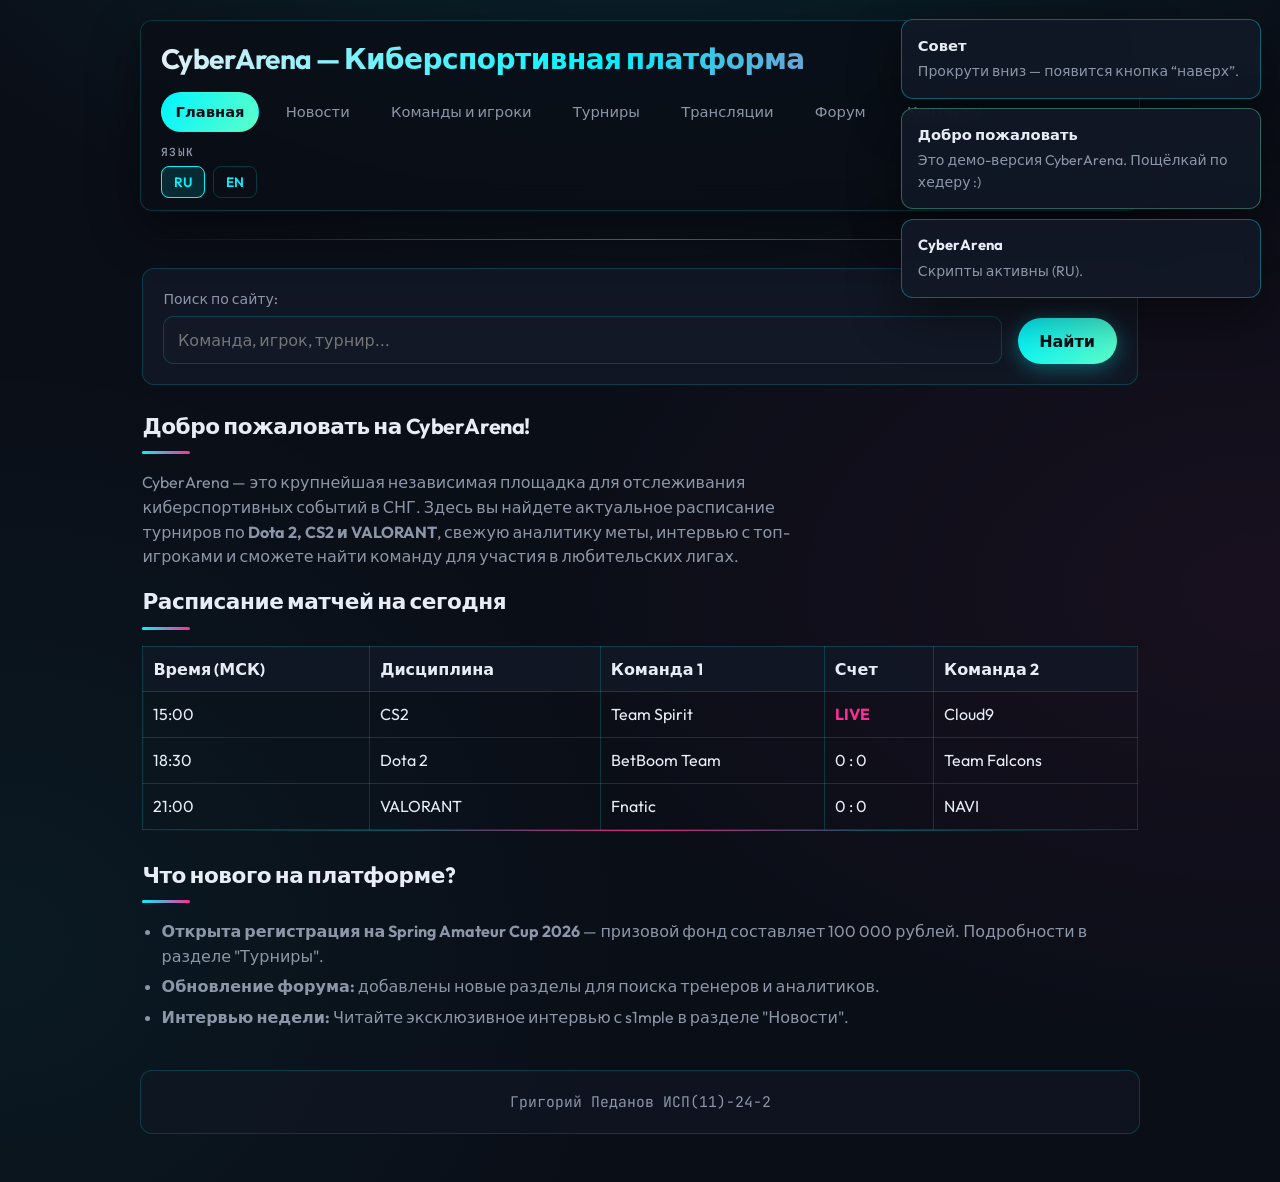
<file: index.html>
<!DOCTYPE html>
<html lang="ru">
<head>
    <meta charset="UTF-8">
    <meta name="viewport" content="width=device-width, initial-scale=1.0">
    <title>Главная | CyberArena</title>
    <link rel="preconnect" href="https://fonts.googleapis.com">
    <link rel="preconnect" href="https://fonts.gstatic.com" crossorigin>
    <link href="https://fonts.googleapis.com/css2?family=JetBrains+Mono:wght@400;600&family=Outfit:wght@400;500;600;700&display=swap" rel="stylesheet">
    <link rel="stylesheet" href="styles.css">
</head>
<body>

    <a href="#main" class="skip-link" data-i18n="skip">Перейти к контенту</a>

    <div class="site-wrap">
        <header class="site-header">
            <div class="site-header__top">
                <h1 class="site-title" data-i18n="siteTitleFull">CyberArena — Киберспортивная платформа</h1>
                
                <button class="nav-toggle" aria-expanded="false" aria-label="Открыть меню">☰</button>
                
                <nav id="site-nav" class="site-nav">
                    <ul>
                        <li><a href="index.html" aria-current="page" data-i18n="navHome">Главная</a></li>
                        <li><a href="news.html" data-i18n="navNews">Новости</a></li>
                        <li><a href="teams.html" data-i18n="navTeams">Команды и игроки</a></li>
                        <li><a href="tournaments.html" data-i18n="navTournaments">Турниры</a></li>
                        <li><a href="broadcasts.html" data-i18n="navBroadcasts">Трансляции</a></li>
                        <li><a href="forum.html" data-i18n="navForum">Форум</a></li>
                        <li><a href="contacts.html" data-i18n="navContacts">Контакты</a></li>
                    </ul>
                </nav>

                <section class="lang-bar" aria-label="Переключение языка">
                    <h2 data-i18n="langTitle">Язык</h2>
                    <ul>
                        <li><a href="#" class="js-lang" data-lang="ru" aria-current="page">RU</a></li>
                        <li><a href="#" class="js-lang" data-lang="en">EN</a></li>
                    </ul>
                </section>
            </div>
        </header>

        <hr>

        <main id="main" class="site-main">
            <section>
                <form action="#" method="get" style="max-width: 100%; display: flex; align-items: flex-end; gap: 1rem; flex-wrap: wrap;">
                    <div style="flex-grow: 1; min-width: 250px;">
                        <label for="q" data-i18n="searchLabel">Поиск по сайту:</label>
                        <input id="q" name="q" type="search" placeholder="Команда, игрок, турнир..." required />
                    </div>
                    <button type="submit" data-i18n="searchBtn">Найти</button>
                </form>
            </section>

            <br>

            <section>
                <h2 data-i18n="homeWelcomeTitle">Добро пожаловать на CyberArena!</h2>
                <p data-i18n="homeWelcomeText">CyberArena — это крупнейшая независимая площадка для отслеживания киберспортивных событий в СНГ. Здесь вы найдете актуальное расписание турниров по <strong>Dota 2, CS2 и VALORANT</strong>, свежую аналитику меты, интервью с топ-игроками и сможете найти команду для участия в любительских лигах.</p>
            </section>

            <section>
                <h2 data-i18n="homeScheduleTitle">Расписание матчей на сегодня</h2>
                <table border="1" cellpadding="10" cellspacing="0" style="width: 100%; border-color: var(--border); text-align: left; border-collapse: collapse;">
                    <thead>
                        <tr style="background: var(--bg-card);">
                            <th data-i18n="homeThTime">Время (МСК)</th>
                            <th data-i18n="homeThGame">Дисциплина</th>
                            <th data-i18n="homeThTeam1">Команда 1</th>
                            <th data-i18n="homeThScore">Счет</th>
                            <th data-i18n="homeThTeam2">Команда 2</th>
                        </tr>
                    </thead>
                    <tbody>
                        <tr>
                            <td>15:00</td>
                            <td>CS2</td>
                            <td>Team Spirit</td>
                            <td><strong style="color: var(--accent-2);">LIVE</strong></td>
                            <td>Cloud9</td>
                        </tr>
                        <tr>
                            <td>18:30</td>
                            <td>Dota 2</td>
                            <td>BetBoom Team</td>
                            <td>0 : 0</td>
                            <td>Team Falcons</td>
                        </tr>
                        <tr>
                            <td>21:00</td>
                            <td>VALORANT</td>
                            <td>Fnatic</td>
                            <td>0 : 0</td>
                            <td>NAVI</td>
                        </tr>
                    </tbody>
                </table>
            </section>

            <hr>

            <section>
                <h2 data-i18n="homeWhatsNewTitle">Что нового на платформе?</h2>
                <ul>
                    <li data-i18n="homeWhatsNewItem1"><strong>Открыта регистрация на Spring Amateur Cup 2026</strong> — призовой фонд составляет 100 000 рублей. Подробности в разделе "Турниры".</li>
                    <li data-i18n="homeWhatsNewItem2"><strong>Обновление форума:</strong> добавлены новые разделы для поиска тренеров и аналитиков.</li>
                    <li data-i18n="homeWhatsNewItem3"><strong>Интервью недели:</strong> Читайте эксклюзивное интервью с s1mple в разделе "Новости".</li>
                </ul>
            </section>
        </main>

        <footer class="site-footer">
            <p>Григорий Педанов ИСП(11)-24-2</p>
        </footer>
    </div>

    <script src="main.js"></script>
</body>
</html>
</file>
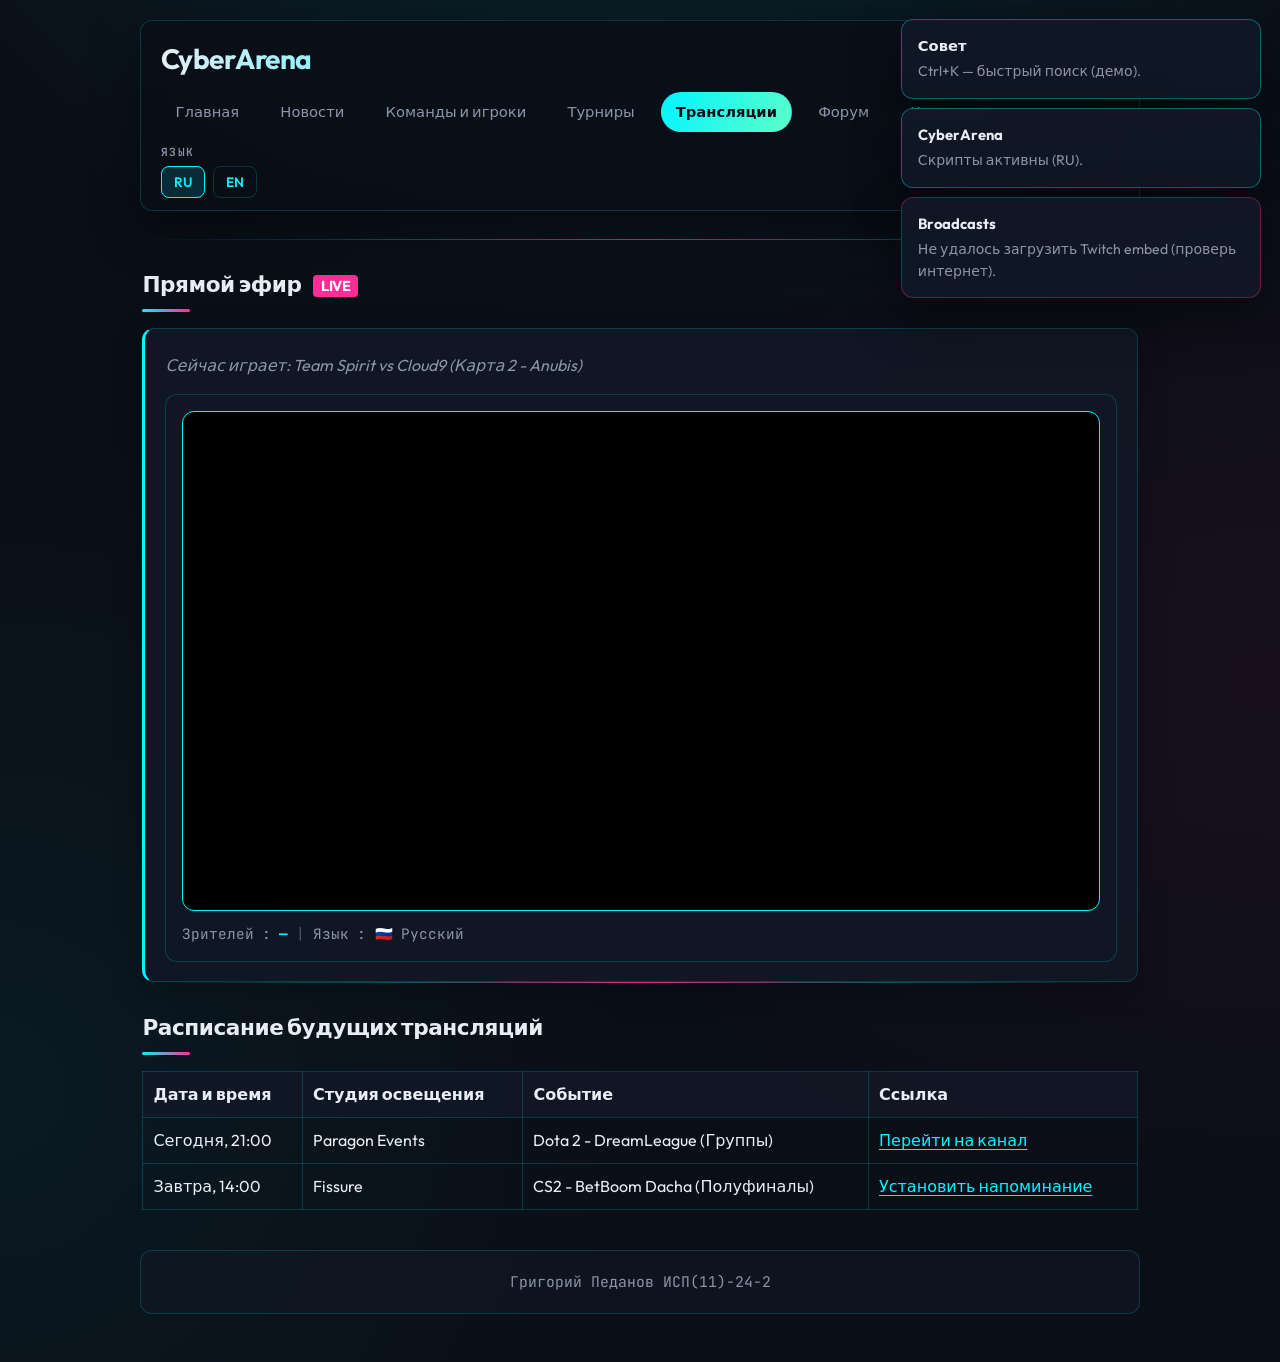
<file: broadcasts.html>
<!DOCTYPE html>
<html lang="ru">
<head>
    <meta charset="UTF-8">
    <meta name="viewport" content="width=device-width, initial-scale=1.0">
    <title>Трансляции и Стримы | CyberArena</title>
    <link rel="preconnect" href="https://fonts.googleapis.com">
    <link rel="preconnect" href="https://fonts.gstatic.com" crossorigin>
    <link href="https://fonts.googleapis.com/css2?family=JetBrains+Mono:wght@400;600&family=Outfit:wght@400;500;600;700&display=swap" rel="stylesheet">
    <link rel="stylesheet" href="styles.css">
</head>
<body>

    <a href="#main" class="skip-link" data-i18n="skip">Перейти к контенту</a>

    <div class="site-wrap">
        <header class="site-header">
            <div class="site-header__top">
                <h1 class="site-title" data-i18n="siteTitleShort">CyberArena</h1>
                
                <button class="nav-toggle" aria-expanded="false" aria-label="Открыть меню">☰</button>
                
                <nav id="site-nav" class="site-nav">
                    <ul>
                        <li><a href="index.html" data-i18n="navHome">Главная</a></li>
                        <li><a href="news.html" data-i18n="navNews">Новости</a></li>
                        <li><a href="teams.html" data-i18n="navTeams">Команды и игроки</a></li>
                        <li><a href="tournaments.html" data-i18n="navTournaments">Турниры</a></li>
                        <li><a href="broadcasts.html" aria-current="page" data-i18n="navBroadcasts">Трансляции</a></li>
                        <li><a href="forum.html" data-i18n="navForum">Форум</a></li>
                        <li><a href="contacts.html" data-i18n="navContacts">Контакты</a></li>
                    </ul>
                </nav>

                <section class="lang-bar" aria-label="Переключение языка">
                    <h2 data-i18n="langTitle">Язык</h2>
                    <ul>
                        <li><a href="#" class="js-lang" data-lang="ru" aria-current="page">RU</a></li>
                        <li><a href="#" class="js-lang" data-lang="en">EN</a></li>
                    </ul>
                </section>
            </div>
        </header>

        <hr>

        <main id="main" class="site-main">
            <section>
                <h2 data-i18n="broadcastsLiveTitle">Прямой эфир <span style="background: var(--accent-2); color: white; padding: 2px 8px; border-radius: 4px; font-size: 0.9rem; vertical-align: middle; margin-left: 0.5rem;">LIVE</span></h2>
                <article style="padding-top: 1.5rem;">
                    <p style="margin-top: 0; color: var(--text-muted);"><em data-i18n="broadcastsNowPlaying">Сейчас играет: Team Spirit vs Cloud9 (Карта 2 - Anubis)</em></p>
                    
                    <section class="twitch-widget" aria-label="Twitch трансляция">
                        <div id="twitch-embed" data-channel="eslcs" style="width: 100%; height: 500px; border-radius: 12px; overflow: hidden; border: 1px solid var(--accent); background: #000;"></div>
                        <div class="twitch-widget__meta">
                            <span data-i18n="viewersLabel">Зрителей</span>:
                            <strong class="js-twitch-viewers" style="color: var(--accent);">—</strong>
                            <span class="twitch-widget__sep">|</span>
                            <span data-i18n="langLabel">Язык</span>: 🇷🇺 <span data-i18n="langRussian">Русский</span>
                        </div>
                    </section>
                </article>
            </section>

            <hr>

            <section>
                <h2 data-i18n="broadcastsScheduleTitle">Расписание будущих трансляций</h2>
                <table border="1" cellpadding="10" cellspacing="0" style="width: 100%; border-color: var(--border); border-collapse: collapse; text-align: left;">
                    <thead>
                        <tr style="background: var(--bg-card);">
                            <th data-i18n="broadcastsThDate">Дата и время</th>
                            <th data-i18n="broadcastsThStudio">Студия освещения</th>
                            <th data-i18n="broadcastsThEvent">Событие</th>
                            <th data-i18n="broadcastsThLink">Ссылка</th>
                        </tr>
                    </thead>
                    <tbody>
    <tr>
        <td data-i18n="brdToday">Сегодня, 21:00</td>
        <td>Paragon Events</td>
        <td data-i18n="brdEvent1">Dota 2 - DreamLeague (Группы)</td>
        <td><a href="#" data-i18n="brdLinkGo">Перейти на канал</a></td>
    </tr>
    <tr>
        <td data-i18n="brdTomorrow">Завтра, 14:00</td>
        <td>Fissure</td>
        <td data-i18n="brdEvent2">CS2 - BetBoom Dacha (Полуфиналы)</td>
        <td><a href="#" data-i18n="brdLinkRemind">Установить напоминание</a></td>
    </tr>
</tbody>
                </table>
            </section>
        </main>

        <footer class="site-footer">
            <p>Григорий Педанов ИСП(11)-24-2</p>
        </footer>
    </div>

    <script src="main.js"></script>
</body>
</html>
</file>
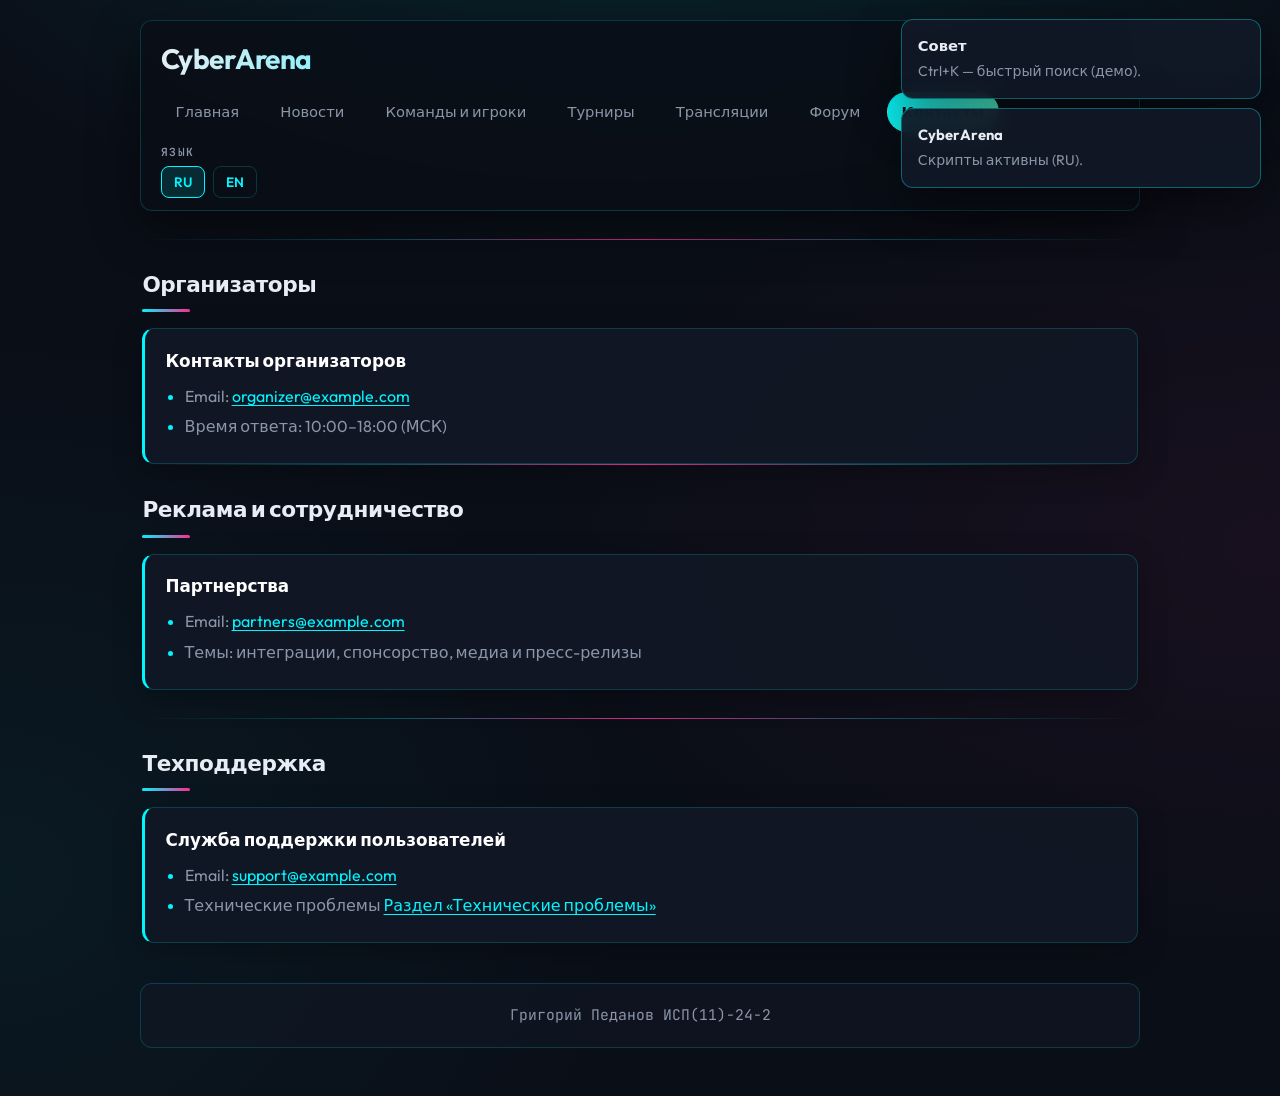
<file: contacts.html>
<!DOCTYPE html>
<html lang="ru">
<head>
    <meta charset="UTF-8">
    <meta name="viewport" content="width=device-width, initial-scale=1.0">
    <title>Контакты | CyberArena</title>
    <link rel="preconnect" href="https://fonts.googleapis.com">
    <link rel="preconnect" href="https://fonts.gstatic.com" crossorigin>
    <link href="https://fonts.googleapis.com/css2?family=JetBrains+Mono:wght@400;600&family=Outfit:wght@400;500;600;700&display=swap" rel="stylesheet">
    <link rel="stylesheet" href="styles.css">
</head>
<body>

    <a href="#main" class="skip-link" data-i18n="skip">Перейти к контенту</a>

    <div class="site-wrap">
        <header class="site-header">
            <div class="site-header__top">
                <h1 class="site-title" data-i18n="siteTitleShort">CyberArena</h1>
                
                <button class="nav-toggle" aria-expanded="false" aria-label="Открыть меню">☰</button>
                
                <nav id="site-nav" class="site-nav">
                    <ul>
                        <li><a href="index.html" data-i18n="navHome">Главная</a></li>
                        <li><a href="news.html" data-i18n="navNews">Новости</a></li>
                        <li><a href="teams.html" data-i18n="navTeams">Команды и игроки</a></li>
                        <li><a href="tournaments.html" data-i18n="navTournaments">Турниры</a></li>
                        <li><a href="broadcasts.html" data-i18n="navBroadcasts">Трансляции</a></li>
                        <li><a href="forum.html" data-i18n="navForum">Форум</a></li>
                        <li><a href="contacts.html" aria-current="page" data-i18n="navContacts">Контакты</a></li>
                    </ul>
                </nav>

                <section class="lang-bar" aria-label="Переключение языка">
                    <h2 data-i18n="langTitle">Язык</h2>
                    <ul>
                        <li><a href="#" class="js-lang" data-lang="ru" aria-current="page">RU</a></li>
                        <li><a href="#" class="js-lang" data-lang="en">EN</a></li>
                    </ul>
                </section>
            </div>
        </header>

        <hr>

        <main id="main" class="site-main">
    <section>
        <h2 data-i18n="contactOrg">Организаторы</h2>
        <article>
            <h3 data-i18n="contactOrgSub">Контакты организаторов</h3>
            <ul>
                <li>Email: <a href="mailto:organizer@example.com">organizer@example.com</a></li>
                <li data-i18n="contactTime">Время ответа: 10:00–18:00 (МСК)</li>
            </ul>
        </article>
    </section>

    <hr>

    <section>
        <h2 data-i18n="contactAds">Реклама и сотрудничество</h2>
        <article>
            <h3 data-i18n="contactAdsSub">Партнерства</h3>
            <ul>
                <li>Email: <a href="mailto:partners@example.com">partners@example.com</a></li>
                <li data-i18n="contactAdsTopics">Темы: интеграции, спонсорство, медиа и пресс-релизы</li>
            </ul>
        </article>
    </section>

    <hr>

    <section>
        <h2 data-i18n="contactTech">Техподдержка</h2>
        <article>
            <h3 data-i18n="contactTechSub">Служба поддержки пользователей</h3>
            <ul>
                <li>Email: <a href="mailto:support@example.com">support@example.com</a></li>
                <li><span data-i18n="forumCatTech">Форум поддержки:</span> <a href="forum.html" data-i18n="contactTechForum">Раздел «Технические проблемы»</a></li>
            </ul>
        </article>
    </section>
</main>

        <footer class="site-footer">
            <p>Григорий Педанов ИСП(11)-24-2</p>
        </footer>
    </div>

    <script src="main.js"></script>
</body>
</html>
</file>
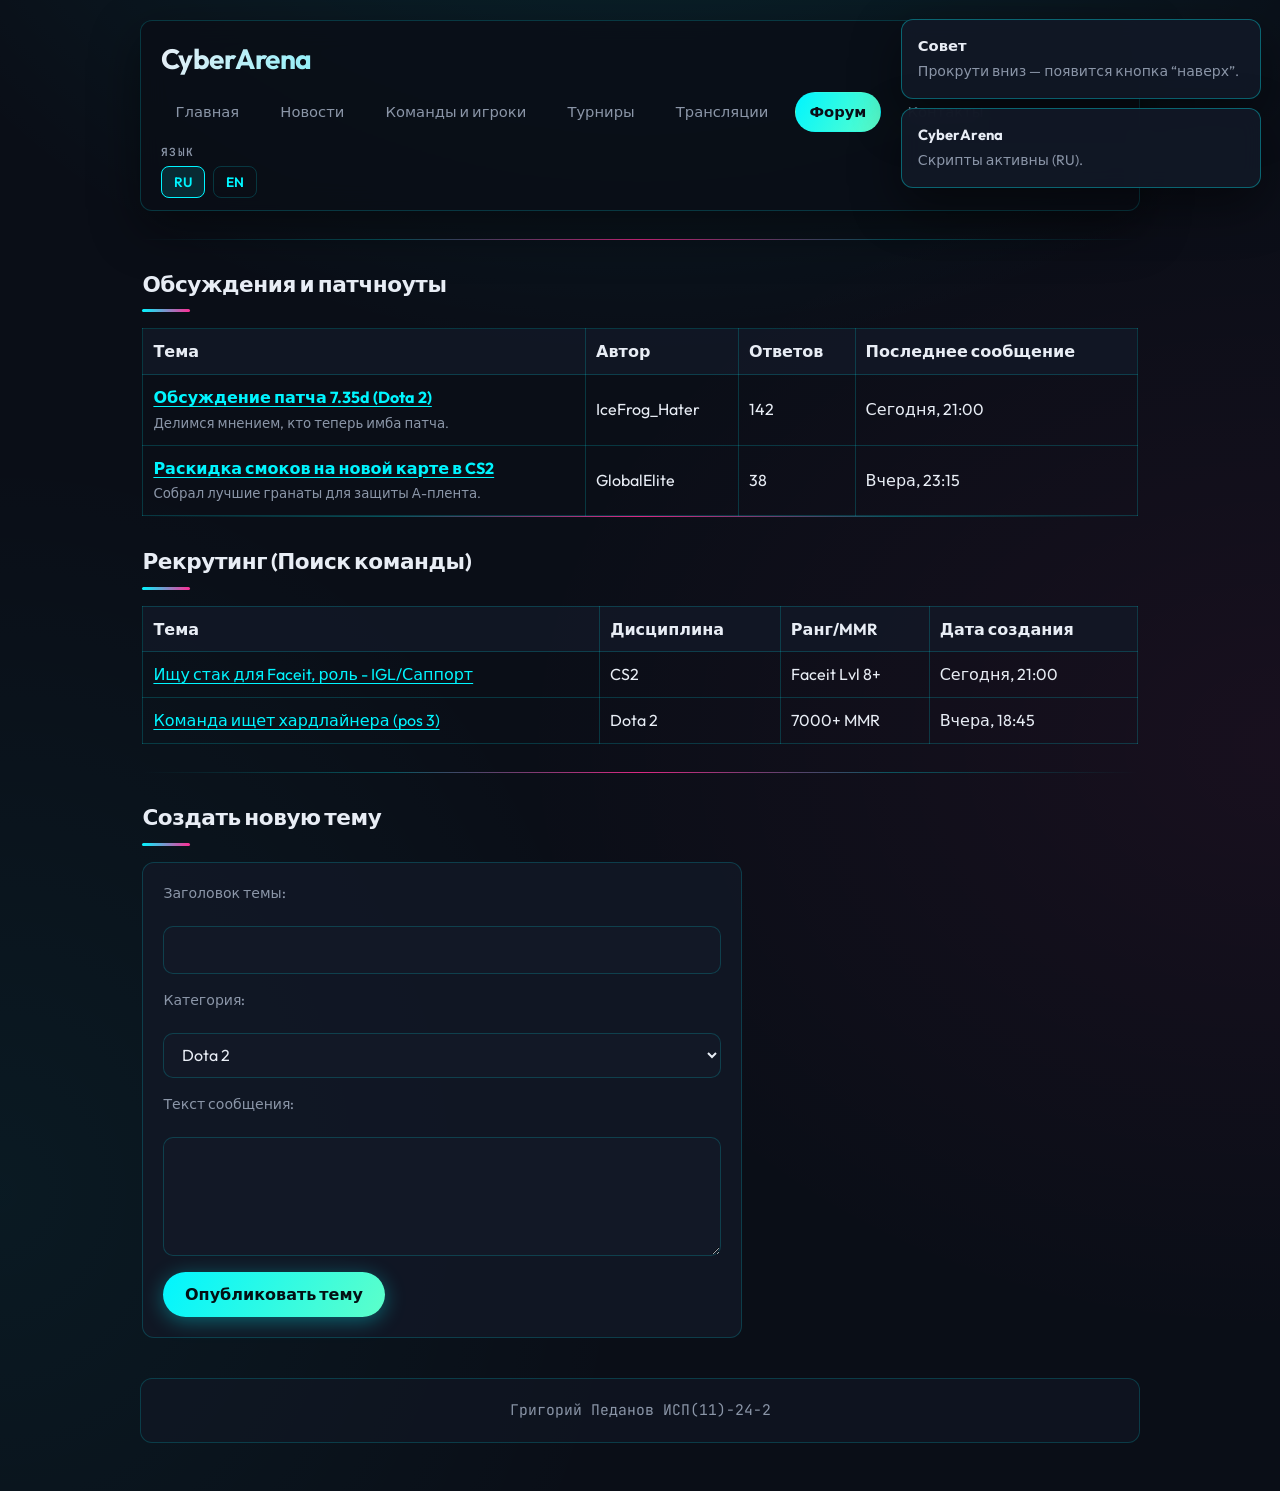
<file: forum.html>
<!DOCTYPE html>
<html lang="ru">
<head>
    <meta charset="UTF-8">
    <meta name="viewport" content="width=device-width, initial-scale=1.0">
    <title>Форум сообщества | CyberArena</title>
    <link rel="preconnect" href="https://fonts.googleapis.com">
    <link rel="preconnect" href="https://fonts.gstatic.com" crossorigin>
    <link href="https://fonts.googleapis.com/css2?family=JetBrains+Mono:wght@400;600&family=Outfit:wght@400;500;600;700&display=swap" rel="stylesheet">
    <link rel="stylesheet" href="styles.css">
</head>
<body>

    <a href="#main" class="skip-link" data-i18n="skip">Перейти к контенту</a>

    <div class="site-wrap">
        <header class="site-header">
            <div class="site-header__top">
                <h1 class="site-title" data-i18n="siteTitleShort">CyberArena</h1>
                
                <button class="nav-toggle" aria-expanded="false" aria-label="Открыть меню">☰</button>
                
                <nav id="site-nav" class="site-nav">
                    <ul>
                        <li><a href="index.html" data-i18n="navHome">Главная</a></li>
                        <li><a href="news.html" data-i18n="navNews">Новости</a></li>
                        <li><a href="teams.html" data-i18n="navTeams">Команды и игроки</a></li>
                        <li><a href="tournaments.html" data-i18n="navTournaments">Турниры</a></li>
                        <li><a href="broadcasts.html" data-i18n="navBroadcasts">Трансляции</a></li>
                        <li><a href="forum.html" aria-current="page" data-i18n="navForum">Форум</a></li>
                        <li><a href="contacts.html" data-i18n="navContacts">Контакты</a></li>
                    </ul>
                </nav>

                <section class="lang-bar" aria-label="Переключение языка">
                    <h2 data-i18n="langTitle">Язык</h2>
                    <ul>
                        <li><a href="#" class="js-lang" data-lang="ru" aria-current="page">RU</a></li>
                        <li><a href="#" class="js-lang" data-lang="en">EN</a></li>
                    </ul>
                </section>
            </div>
        </header>

        <hr>

        <main id="main" class="site-main">
            <section>
    <h2 data-i18n="forumDiscuss">Обсуждения и патчноуты</h2>
    <table border="1" cellpadding="10" cellspacing="0" style="width: 100%; border-color: var(--border); text-align: left; border-collapse: collapse;">
        <thead>
            <tr style="background: var(--bg-card);">
                <th data-i18n="forumThTopic">Тема</th>
                <th data-i18n="forumThAuthor">Автор</th>
                <th data-i18n="forumThReplies">Ответов</th>
                <th data-i18n="forumThLast">Последнее сообщение</th>
            </tr>
        </thead>
        <tbody>
            <tr>
                <td><strong><a href="#" data-i18n="forumTopic1Title">Обсуждение патча 7.35d (Dota 2)</a></strong><br><small style="color: var(--text-muted);" data-i18n="forumTopic1Desc">Делимся мнением, кто теперь имба патча.</small></td>
                <td>IceFrog_Hater</td>
                <td>142</td>
                <td data-i18n="brdToday">Сегодня, 14:20</td>
            </tr>
            <tr>
                <td><strong><a href="#" data-i18n="forumTopic2Title">Раскидка смоков на новой карте в CS2</a></strong><br><small style="color: var(--text-muted);" data-i18n="forumTopic2Desc">Собрал лучшие гранаты для защиты А-плента.</small></td>
                <td>GlobalElite</td>
                <td>38</td>
                <td>Вчера, 23:15</td>
            </tr>
        </tbody>
    </table>
</section>

<hr>

<section>
    <h2 data-i18n="forumRecruit">Рекрутинг (Поиск команды)</h2>
    <table border="1" cellpadding="10" cellspacing="0" style="width: 100%; border-color: var(--border); text-align: left; border-collapse: collapse;">
        <thead>
            <tr style="background: var(--bg-card);">
                <th data-i18n="forumThTopic">Тема</th>
                <th data-i18n="homeThGame">Дисциплина</th>
                <th data-i18n="forumThRank">Ранг/MMR</th>
                <th data-i18n="forumThDate">Дата создания</th>
            </tr>
        </thead>
        <tbody>
            <tr>
                <td><a href="#" data-i18n="forumRecruit1Title">Ищу стак для Faceit, роль - IGL/Саппорт</a></td>
                <td>CS2</td>
                <td>Faceit Lvl 8+</td>
                <td data-i18n="brdToday">Сегодня, 10:00</td>
            </tr>
            <tr>
                <td><a href="#" data-i18n="forumRecruit2Title">Команда ищет хардлайнера (pos 3)</a></td>
                <td>Dota 2</td>
                <td>7000+ MMR</td>
                <td>Вчера, 18:45</td>
            </tr>
        </tbody>
    </table>
</section>

            <hr>

            <section>
                <h2 data-i18n="forumCreateTitle">Создать новую тему</h2>
                <form action="#" method="post" style="max-width: 600px;">
                    <label for="topic-title" data-i18n="forumTopicTitleLabel">Заголовок темы:</label>
                    <input type="text" id="topic-title" name="topicTitle" required>

                    <label for="topic-category" data-i18n="forumTopicCategoryLabel">Категория:</label>
                    <select id="topic-category" name="topicCategory">
                        <option value="dota">Dota 2</option>
                        <option value="cs2">CS2</option>
                        <option value="team" data-i18n="forumCatTeam">Поиск команды</option>
                        <option value="tech" data-i18n="forumCatTech">Технические проблемы</option>
                        <option value="offtop" data-i18n="forumCatOfftopic">Оффтоп (Курилка)</option>
                    </select>

                    <label for="topic-text" data-i18n="forumTopicTextLabel">Текст сообщения:</label>
                    <textarea id="topic-text" name="topicText" rows="6" required style="width: 100%; padding: 0.65rem 0.85rem; border: 1px solid var(--border); border-radius: 10px; background: var(--bg-elevated); color: var(--text); font-family: inherit;"></textarea>

                    <button type="submit" data-i18n="forumPublishBtn">Опубликовать тему</button>
                </form>
            </section>
        </main>

        <footer class="site-footer">
            <p>Григорий Педанов ИСП(11)-24-2</p>
        </footer>
    </div>

    <script src="main.js"></script>
</body>
</html>
</file>
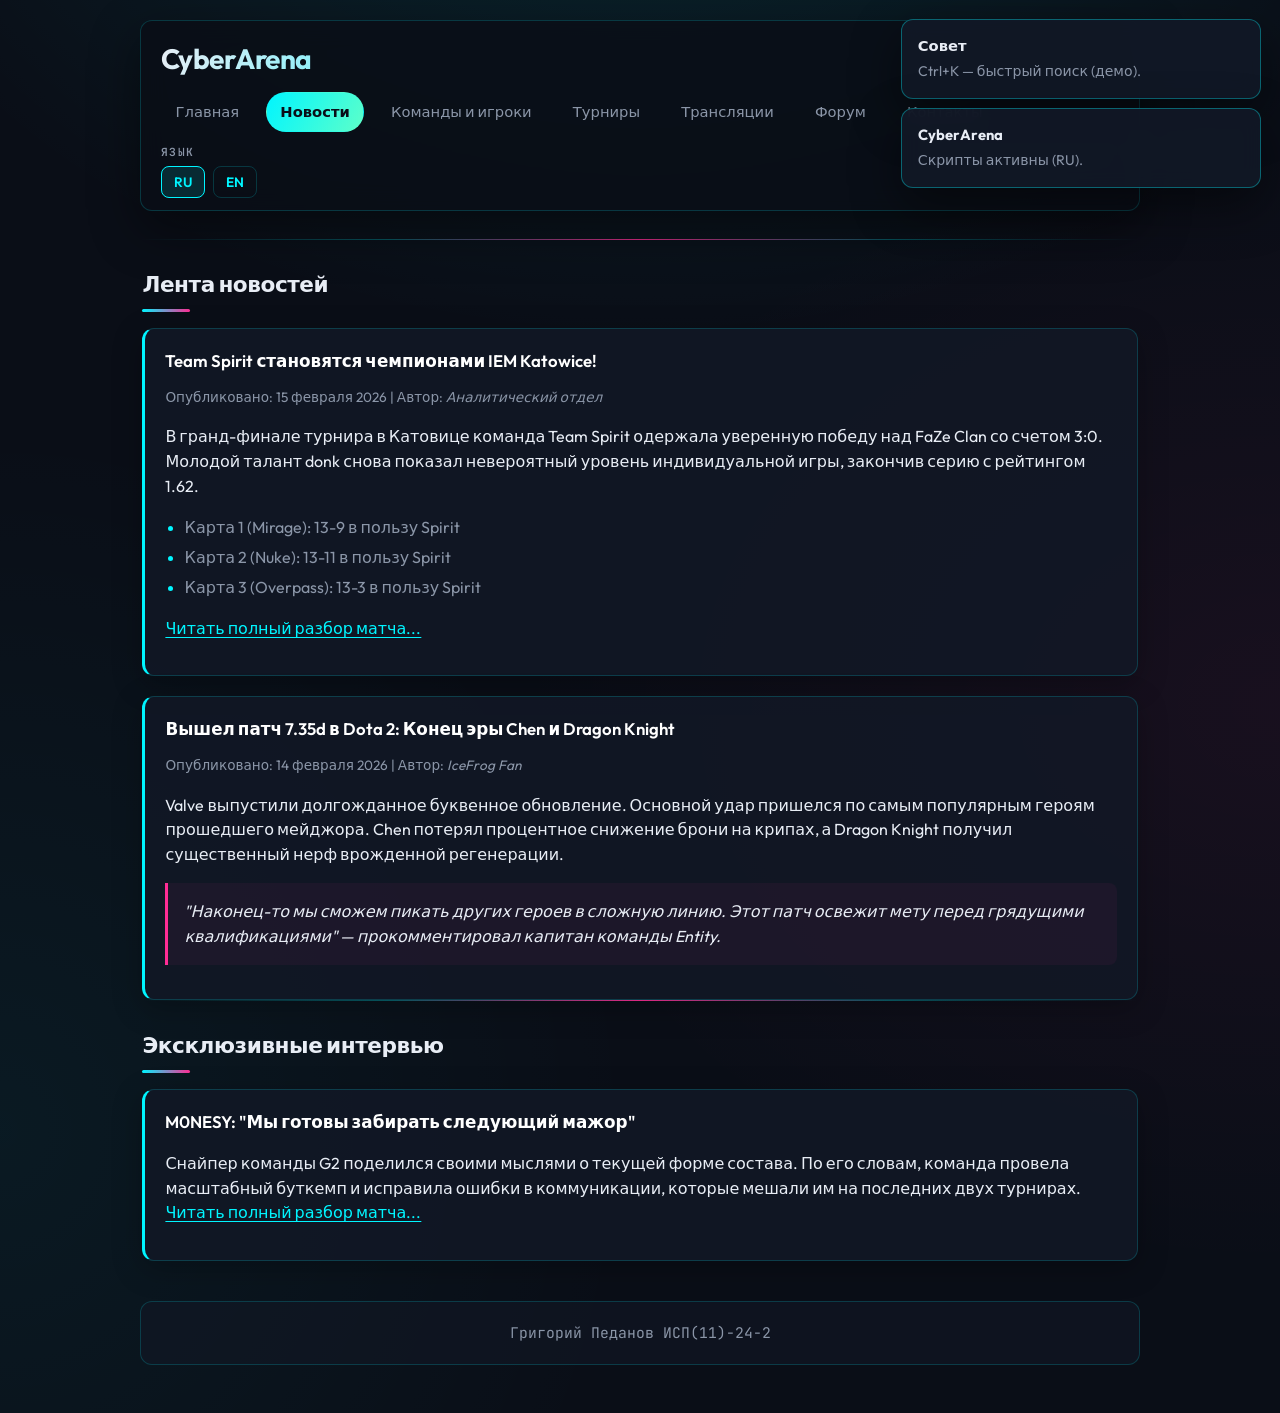
<file: news.html>
<!DOCTYPE html>
<html lang="ru">
<head>
    <meta charset="UTF-8">
    <meta name="viewport" content="width=device-width, initial-scale=1.0">
    <title>Новости киберспорта | CyberArena</title>
    <link rel="preconnect" href="https://fonts.googleapis.com">
    <link rel="preconnect" href="https://fonts.gstatic.com" crossorigin>
    <link href="https://fonts.googleapis.com/css2?family=JetBrains+Mono:wght@400;600&family=Outfit:wght@400;500;600;700&display=swap" rel="stylesheet">
    <link rel="stylesheet" href="styles.css">
</head>
<body>

    <a href="#main" class="skip-link" data-i18n="skip">Перейти к контенту</a>

    <div class="site-wrap">
        <header class="site-header">
            <div class="site-header__top">
                <h1 class="site-title" data-i18n="siteTitleShort">CyberArena</h1>
                
                <button class="nav-toggle" aria-expanded="false" aria-label="Открыть меню">☰</button>
                
                <nav id="site-nav" class="site-nav">
                    <ul>
                        <li><a href="index.html" data-i18n="navHome">Главная</a></li>
                        <li><a href="news.html" aria-current="page" data-i18n="navNews">Новости</a></li>
                        <li><a href="teams.html" data-i18n="navTeams">Команды и игроки</a></li>
                        <li><a href="tournaments.html" data-i18n="navTournaments">Турниры</a></li>
                        <li><a href="broadcasts.html" data-i18n="navBroadcasts">Трансляции</a></li>
                        <li><a href="forum.html" data-i18n="navForum">Форум</a></li>
                        <li><a href="contacts.html" data-i18n="navContacts">Контакты</a></li>
                    </ul>
                </nav>

                <section class="lang-bar" aria-label="Переключение языка">
                    <h2 data-i18n="langTitle">Язык</h2>
                    <ul>
                        <li><a href="#" class="js-lang" data-lang="ru" aria-current="page">RU</a></li>
                        <li><a href="#" class="js-lang" data-lang="en">EN</a></li>
                    </ul>
                </section>
            </div>
        </header>

        <hr>

        <main id="main" class="site-main">
    <section>
        <h2 data-i18n="newsFeedTitle">Лента новостей</h2>
        <article>
            <header>
                <h3 data-i18n="news1Title">Team Spirit становятся чемпионами IEM Katowice!</h3>
                <p style="font-size: 0.85rem; color: var(--text-muted);" data-i18n="news1Meta">Опубликовано: <time datetime="2026-02-15">15 февраля 2026</time> | Автор: <em>Аналитический отдел</em></p>
            </header>
            <p data-i18n="news1Text">В гранд-финале турнира в Катовице команда Team Spirit одержала уверенную победу над FaZe Clan со счетом 3:0. Молодой талант donk снова показал невероятный уровень индивидуальной игры, закончив серию с рейтингом 1.62.</p>
            <ul>
                <li data-i18n="news1Map1">Карта 1 (Mirage): 13-9 в пользу Spirit</li>
                <li data-i18n="news1Map2">Карта 2 (Nuke): 13-11 в пользу Spirit</li>
                <li data-i18n="news1Map3">Карта 3 (Overpass): 13-3 в пользу Spirit</li>
            </ul>
            <p><a href="#" data-i18n="newsReadMore">Читать полный разбор матча...</a></p>
        </article>

        <article>
            <header>
                <h3 data-i18n="news2Title">Вышел патч 7.35d в Dota 2: Конец эры Chen и Dragon Knight</h3>
                <p style="font-size: 0.85rem; color: var(--text-muted);" data-i18n="news2Meta">Опубликовано: <time datetime="2026-02-14">14 февраля 2026</time> | Автор: <em>IceFrog Fan</em></p>
            </header>
            <p data-i18n="news2Text">Valve выпустили долгожданное буквенное обновление. Основной удар пришелся по самым популярным героям прошедшего мейджора. Chen потерял процентное снижение брони на крипах, а Dragon Knight получил существенный нерф врожденной регенерации.</p>
            <blockquote style="border-left: 3px solid var(--accent-2); padding-left: 1.2rem; font-style: italic; background: rgba(255, 45, 149, 0.05); padding: 1rem; border-radius: 0 8px 8px 0; margin: 1rem 0;" data-i18n="news2Quote">
                "Наконец-то мы сможем пикать других героев в сложную линию. Этот патч освежит мету перед грядущими квалификациями" — прокомментировал капитан команды Entity.
            </blockquote>
        </article>
    </section>

    <hr>

    <section>
        <h2 data-i18n="newsInterviewsTitle">Эксклюзивные интервью</h2>
        <article>
            <h3 data-i18n="news3Title">M0NESY: "Мы готовы забирать следующий мажор"</h3>
            <p><span data-i18n="news3Text">Снайпер команды G2 поделился своими мыслями о текущей форме состава. По его словам, команда провела масштабный буткемп и исправила ошибки в коммуникации, которые мешали им на последних двух турнирах.</span> <a href="#" data-i18n="newsReadMore">Читать полное интервью...</a></p>
        </article>
    </section>
</main>

        <footer class="site-footer">
            <p>Григорий Педанов ИСП(11)-24-2</p>
        </footer>
    </div>

    <script src="main.js"></script>
</body>
</html>
</file>
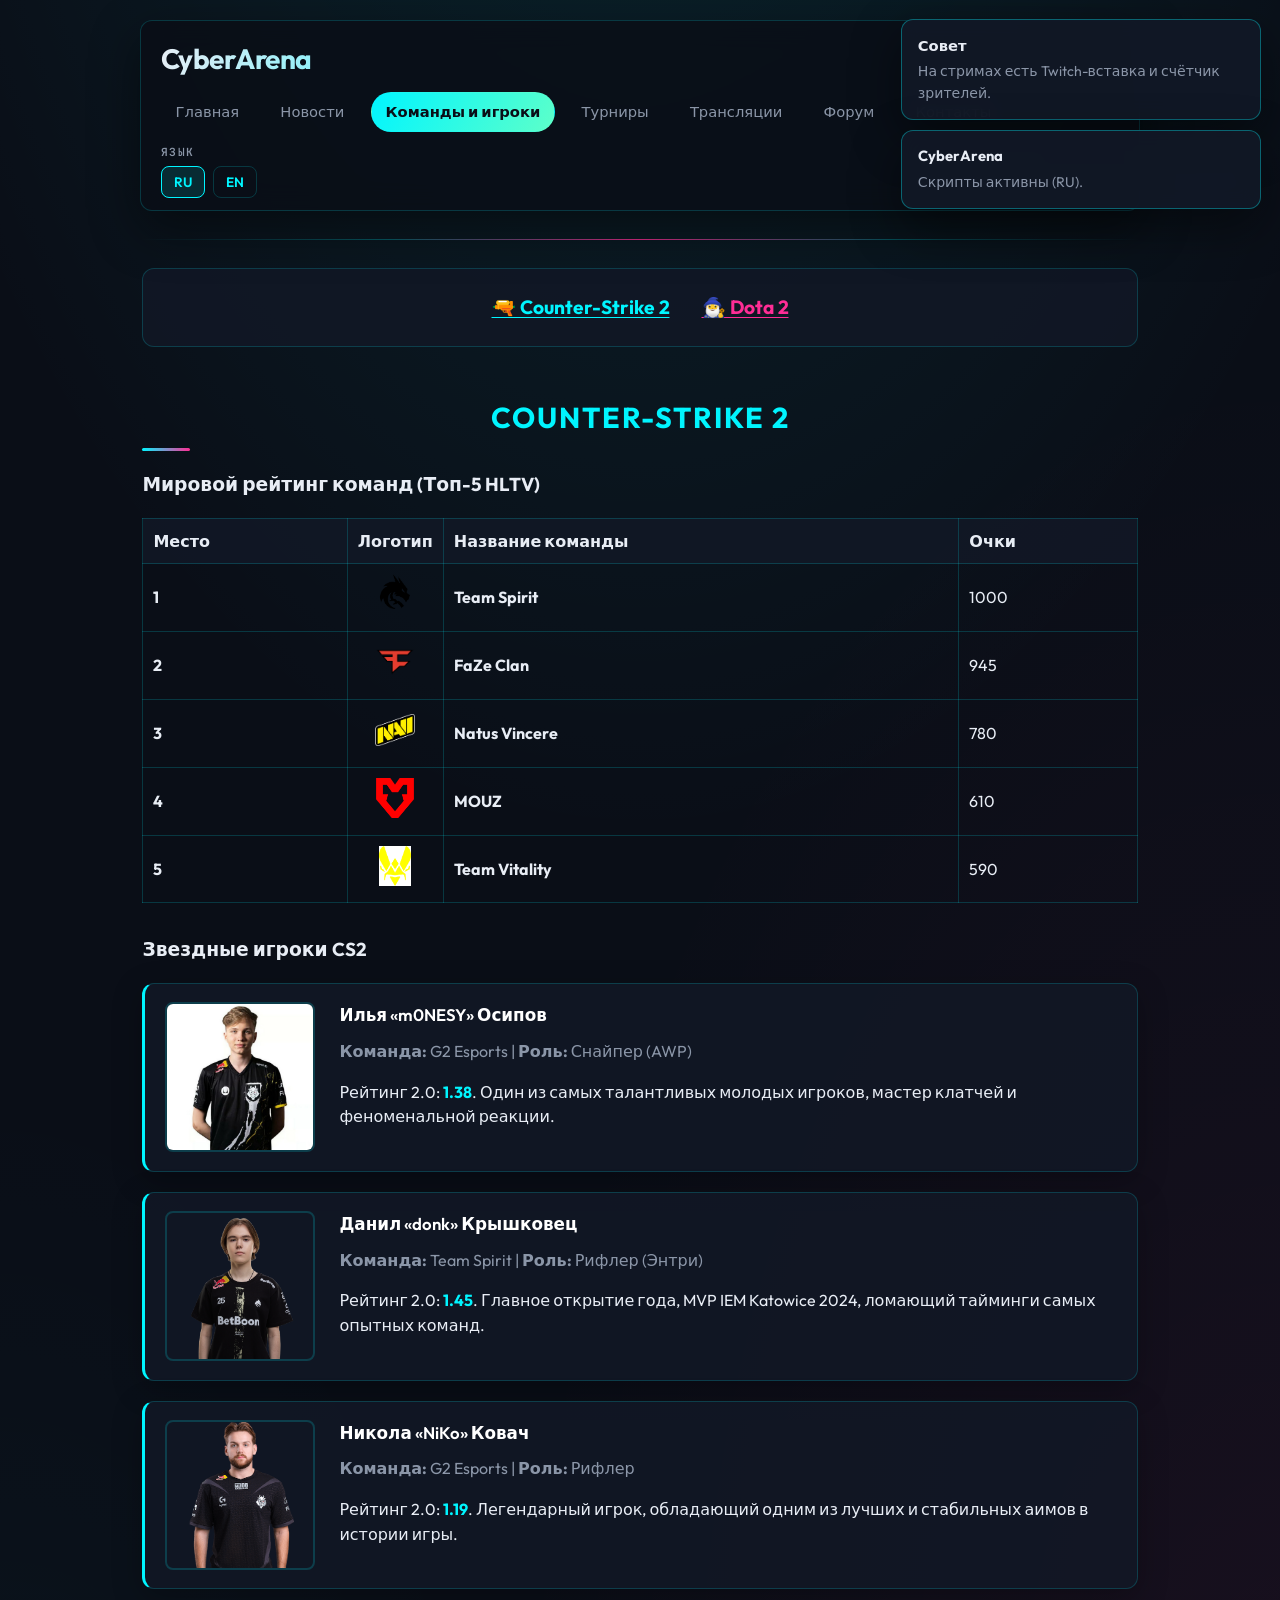
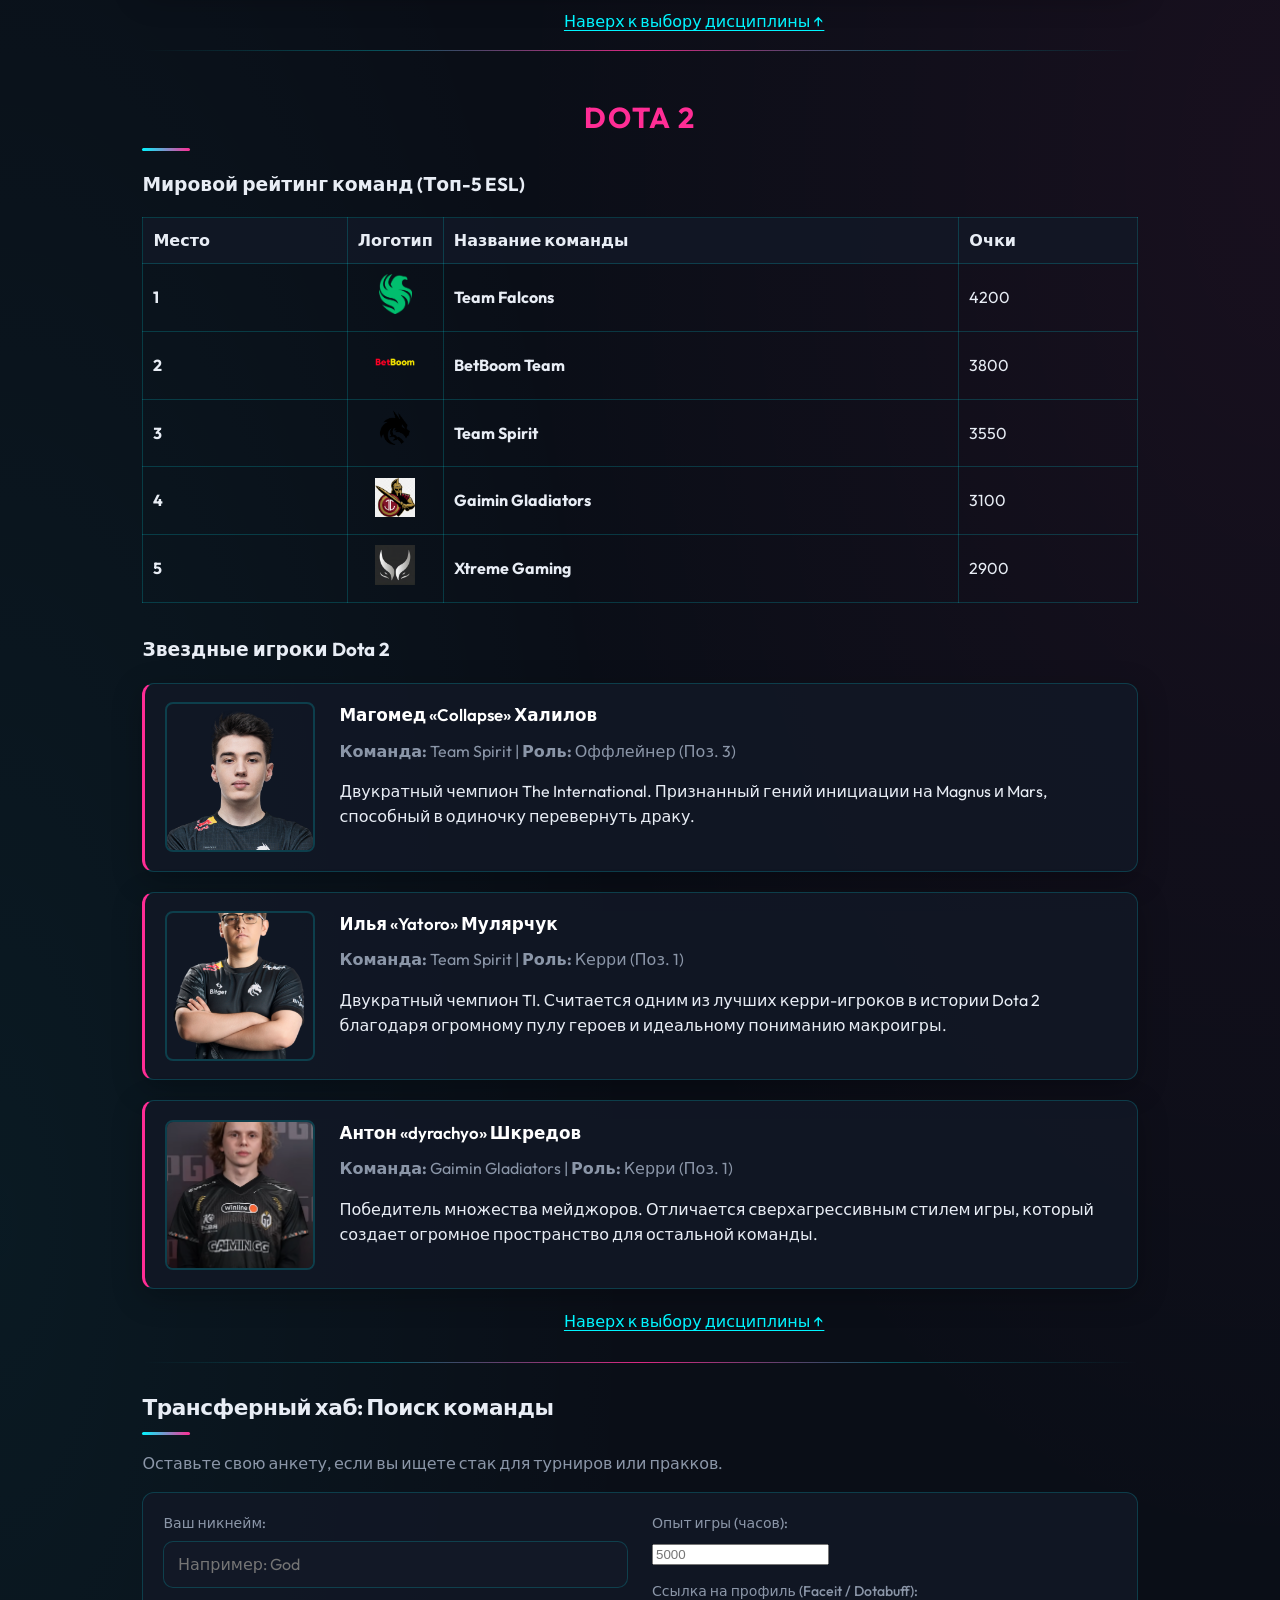
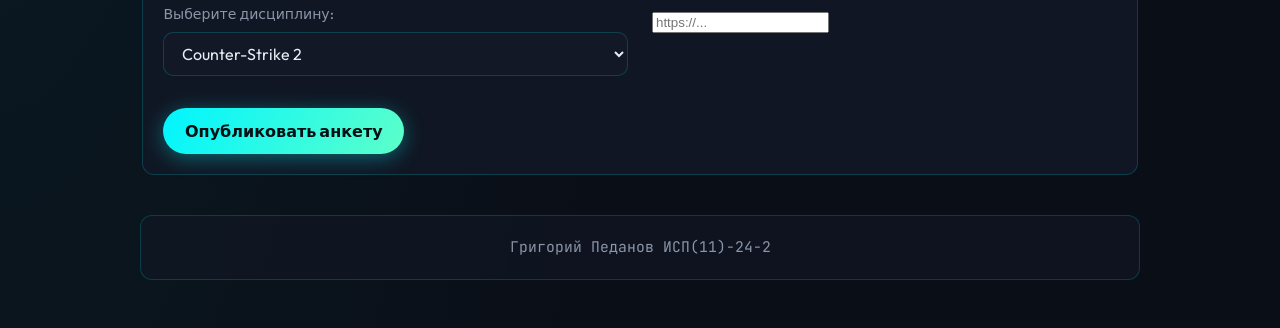
<file: teams.html>
<!DOCTYPE html>
<html lang="ru">
<head>
    <meta charset="UTF-8">
    <meta name="viewport" content="width=device-width, initial-scale=1.0">
    <title>Команды и игроки | CyberArena</title>
    <link rel="preconnect" href="https://fonts.googleapis.com">
    <link rel="preconnect" href="https://fonts.gstatic.com" crossorigin>
    <link href="https://fonts.googleapis.com/css2?family=JetBrains+Mono:wght@400;600&family=Outfit:wght@400;500;600;700&display=swap" rel="stylesheet">
    <link rel="stylesheet" href="styles.css">
</head>
<body id="top">

    <a href="#main" class="skip-link" data-i18n="skip">Перейти к контенту</a>

    <div class="site-wrap">
        <header class="site-header">
            <div class="site-header__top">
                <h1 class="site-title" data-i18n="siteTitleShort">CyberArena</h1>
                
                <button class="nav-toggle" aria-expanded="false" aria-label="Открыть меню">☰</button>
                
                <nav id="site-nav" class="site-nav">
                    <ul>
                        <li><a href="index.html" data-i18n="navHome">Главная</a></li>
                        <li><a href="news.html" data-i18n="navNews">Новости</a></li>
                        <li><a href="teams.html" aria-current="page" data-i18n="navTeams">Команды и игроки</a></li>
                        <li><a href="tournaments.html" data-i18n="navTournaments">Турниры</a></li>
                        <li><a href="broadcasts.html" data-i18n="navBroadcasts">Трансляции</a></li>
                        <li><a href="forum.html" data-i18n="navForum">Форум</a></li>
                        <li><a href="contacts.html" data-i18n="navContacts">Контакты</a></li>
                    </ul>
                </nav>

                <section class="lang-bar" aria-label="Переключение языка">
                    <h2 data-i18n="langTitle">Язык</h2>
                    <ul>
                        <li><a href="#" class="js-lang" data-lang="ru" aria-current="page">RU</a></li>
                        <li><a href="#" class="js-lang" data-lang="en">EN</a></li>
                    </ul>
                </section>
            </div>
        </header>

        <hr>

        <main id="main" class="site-main">
            <section style="display: flex; justify-content: center; gap: 2rem; margin-bottom: 2rem; background: var(--bg-card); padding: 1.5rem; border-radius: var(--radius); border: 1px solid var(--border);">
                <a href="#cs2" style="font-size: 1.2rem; font-weight: 700;">🔫 Counter-Strike 2</a>
                <a href="#dota2" style="font-size: 1.2rem; font-weight: 700; color: var(--accent-2);">🧙‍♂️ Dota 2</a>
            </section>

            <section id="cs2" style="padding-top: 1rem;">
                <h2 style="color: var(--accent); text-align: center; font-size: 1.8rem; text-transform: uppercase; letter-spacing: 2px;">Counter-Strike 2</h2>
                
                <h3 data-i18n="csWorldRank">Мировой рейтинг команд (Топ-5 HLTV)</h3>
                <table border="1" cellpadding="10" cellspacing="0" style="width: 100%; border-color: var(--border); text-align: left; border-collapse: collapse; margin-bottom: 2rem;">
                    <thead>
                        <tr style="background: var(--bg-card);">
                            <th data-i18n="rankPlace">Место</th>
                            <th data-i18n="rankLogo">Логотип</th>
                            <th data-i18n="rankName">Название команды</th>
                            <th data-i18n="rankPoints">Очки</th>
                        </tr>
                    </thead>
                    <tbody>
                        <tr>
                            <td><strong>1</strong></td>
                            <td style="width: 60px; text-align: center;"><img src="cs-spirit.png" width="40" height="40" alt="Team Spirit" style="object-fit: contain;"></td>
                            <td><strong>Team Spirit</strong></td>
                            <td>1000</td>
                        </tr>
                        <tr>
                            <td><strong>2</strong></td>
                            <td style="text-align: center;"><img src="cs-faze.png" width="40" height="40" alt="FaZe Clan" style="object-fit: contain;"></td>
                            <td><strong>FaZe Clan</strong></td>
                            <td>945</td>
                        </tr>
                        <tr>
                            <td><strong>3</strong></td>
                            <td style="text-align: center;"><img src="cs-navi.png" width="40" height="40" alt="NAVI" style="object-fit: contain;"></td>
                            <td><strong>Natus Vincere</strong></td>
                            <td>780</td>
                        </tr>
                        <tr>
                            <td><strong>4</strong></td>
                            <td style="text-align: center;"><img src="cs-mouz.png" width="40" height="40" alt="MOUZ" style="object-fit: contain;"></td>
                            <td><strong>MOUZ</strong></td>
                            <td>610</td>
                        </tr>
                        <tr>
                            <td><strong>5</strong></td>
                            <td style="text-align: center;"><img src="cs-vitality.png" width="40" height="40" alt="Vitality" style="object-fit: contain;"></td>
                            <td><strong>Team Vitality</strong></td>
                            <td>590</td>
                        </tr>
                    </tbody>
                </table>

                <h3 data-i18n="csStarPlayers">Звездные игроки CS2</h3>
                <article style="display: flex; gap: 1.5rem; align-items: flex-start; flex-wrap: wrap;">
                    <img src="p-m0nesy.jpg.jpg" alt="m0NESY" style="width: 150px; height: 150px; object-fit: cover; border-radius: 8px; border: 2px solid var(--border);">
                    <div style="flex: 1; min-width: 250px;">
                        <h3 style="margin-top: 0;">Илья «m0NESY» Осипов</h3>
                        <p style="margin: 0 0 0.5rem; color: var(--text-muted);"><strong data-i18n="teamLabel">Команда:</strong> G2 Esports | <strong data-i18n="roleLabel">Роль:</strong> <span data-i18n="roleSniper">Снайпер (AWP)</span></p>
                        <p data-i18n="descMonesy">Рейтинг 2.0: <strong style="color: var(--accent);">1.38</strong>. Один из самых талантливых молодых игроков, мастер клатчей и феноменальной реакции.</p>
                    </div>
                </article>

                <article style="display: flex; gap: 1.5rem; align-items: flex-start; flex-wrap: wrap;">
                    <img src="p-donk.jpg" alt="donk" style="width: 150px; height: 150px; object-fit: cover; border-radius: 8px; border: 2px solid var(--border);">
                    <div style="flex: 1; min-width: 250px;">
                        <h3 style="margin-top: 0;">Данил «donk» Крышковец</h3>
                        <p style="margin: 0 0 0.5rem; color: var(--text-muted);"><strong data-i18n="teamLabel">Команда:</strong> Team Spirit | <strong data-i18n="roleLabel">Роль:</strong> <span data-i18n="roleRiflerEntry">Рифлер (Энтри)</span></p>
                        <p data-i18n="descDonk">Рейтинг 2.0: <strong style="color: var(--accent);">1.45</strong>. Главное открытие года, MVP IEM Katowice 2024, ломающий тайминги самых опытных команд.</p>
                    </div>
                </article>

                <article style="display: flex; gap: 1.5rem; align-items: flex-start; flex-wrap: wrap;">
                    <img src="p-niko.jpg" alt="NiKo" style="width: 150px; height: 150px; object-fit: cover; border-radius: 8px; border: 2px solid var(--border);">
                    <div style="flex: 1; min-width: 250px;">
                        <h3 style="margin-top: 0;">Никола «NiKo» Ковач</h3>
                        <p style="margin: 0 0 0.5rem; color: var(--text-muted);"><strong data-i18n="teamLabel">Команда:</strong> G2 Esports | <strong data-i18n="roleLabel">Роль:</strong> <span data-i18n="roleRifler">Рифлер</span></p>
                        <p data-i18n="descNiko">Рейтинг 2.0: <strong style="color: var(--accent);">1.19</strong>. Легендарный игрок, обладающий одним из лучших и стабильных аимов в истории игры.</p>
                    </div>
                </article>
                
                <p style="text-align: right; margin-top: 1rem;"><a href="#top" data-i18n="backToTop">Наверх к выбору дисциплины ↑</a></p>
            </section>

            <hr>

            <section id="dota2" style="padding-top: 1rem;">
                <h2 style="color: var(--accent-2); text-align: center; font-size: 1.8rem; text-transform: uppercase; letter-spacing: 2px;">Dota 2</h2>
                
                <h3 data-i18n="dotaWorldRank">Мировой рейтинг команд (Топ-5 ESL)</h3>
                <table border="1" cellpadding="10" cellspacing="0" style="width: 100%; border-color: var(--border); text-align: left; border-collapse: collapse; margin-bottom: 2rem;">
                    <thead>
                        <tr style="background: var(--bg-card);">
                            <th data-i18n="rankPlace">Место</th>
                            <th data-i18n="rankLogo">Логотип</th>
                            <th data-i18n="rankName">Название команды</th>
                            <th data-i18n="rankPoints">DPC Очки</th>
                        </tr>
                    </thead>
                    <tbody>
                        <tr>
                            <td><strong>1</strong></td>
                            <td style="width: 60px; text-align: center;"><img src="d2-falcons.png" width="40" height="40" alt="Team Falcons" style="object-fit: contain;"></td>
                            <td><strong>Team Falcons</strong></td>
                            <td>4200</td>
                        </tr>
                        <tr>
                            <td><strong>2</strong></td>
                            <td style="text-align: center;"><img src="d2-betboom.png" width="40" height="40" alt="BetBoom Team" style="object-fit: contain;"></td>
                            <td><strong>BetBoom Team</strong></td>
                            <td>3800</td>
                        </tr>
                        <tr>
                            <td><strong>3</strong></td>
                            <td style="text-align: center;"><img src="cs-spirit.png" width="40" height="40" alt="Team Spirit" style="object-fit: contain;"></td>
                            <td><strong>Team Spirit</strong></td>
                            <td>3550</td>
                        </tr>
                        <tr>
                            <td><strong>4</strong></td>
                            <td style="text-align: center;"><img src="d2-gladiators.png" width="40" height="40" alt="Gaimin Gladiators" style="object-fit: contain;"></td>
                            <td><strong>Gaimin Gladiators</strong></td>
                            <td>3100</td>
                        </tr>
                        <tr>
                            <td><strong>5</strong></td>
                            <td style="text-align: center;"><img src="d2-xtreme.png" width="40" height="40" alt="Xtreme Gaming" style="object-fit: contain;"></td>
                            <td><strong>Xtreme Gaming</strong></td>
                            <td>2900</td>
                        </tr>
                    </tbody>
                </table>

                <h3 data-i18n="dotaStarPlayers">Звездные игроки Dota 2</h3>
                <article style="display: flex; gap: 1.5rem; align-items: flex-start; flex-wrap: wrap; border-left-color: var(--accent-2);">
                    <img src="p-collapse.jpg" alt="Collapse" style="width: 150px; height: 150px; object-fit: cover; border-radius: 8px; border: 2px solid var(--border);">
                    <div style="flex: 1; min-width: 250px;">
                        <h3 style="margin-top: 0;">Магомед «Collapse» Халилов</h3>
                        <p style="margin: 0 0 0.5rem; color: var(--text-muted);"><strong data-i18n="teamLabel">Команда:</strong> Team Spirit | <strong data-i18n="roleLabel">Роль:</strong> <span data-i18n="roleOfflane">Оффлейнер (Поз. 3)</span></p>
                        <p data-i18n="descCollapse">Двукратный чемпион The International. Признанный гений инициации на Magnus и Mars, способный в одиночку перевернуть драку.</p>
                    </div>
                </article>

                <article style="display: flex; gap: 1.5rem; align-items: flex-start; flex-wrap: wrap; border-left-color: var(--accent-2);">
                    <img src="p-yatoro.jpg" alt="Yatoro" style="width: 150px; height: 150px; object-fit: cover; border-radius: 8px; border: 2px solid var(--border);">
                    <div style="flex: 1; min-width: 250px;">
                        <h3 style="margin-top: 0;">Илья «Yatoro» Мулярчук</h3>
                        <p style="margin: 0 0 0.5rem; color: var(--text-muted);"><strong data-i18n="teamLabel">Команда:</strong> Team Spirit | <strong data-i18n="roleLabel">Роль:</strong> <span data-i18n="roleCarry">Керри (Поз. 1)</span></p>
                        <p data-i18n="descYatoro">Двукратный чемпион TI. Считается одним из лучших керри-игроков в истории Dota 2 благодаря огромному пулу героев и идеальному пониманию макроигры.</p>
                    </div>
                </article>

                <article style="display: flex; gap: 1.5rem; align-items: flex-start; flex-wrap: wrap; border-left-color: var(--accent-2);">
                    <img src="p-dyrachyo.jpg" alt="dyrachyo" style="width: 150px; height: 150px; object-fit: cover; border-radius: 8px; border: 2px solid var(--border);">
                    <div style="flex: 1; min-width: 250px;">
                        <h3 style="margin-top: 0;">Антон «dyrachyo» Шкредов</h3>
                        <p style="margin: 0 0 0.5rem; color: var(--text-muted);"><strong data-i18n="teamLabel">Команда:</strong> Gaimin Gladiators | <strong data-i18n="roleLabel">Роль:</strong> <span data-i18n="roleCarry">Керри (Поз. 1)</span></p>
                        <p data-i18n="descDyrachyo">Победитель множества мейджоров. Отличается сверхагрессивным стилем игры, который создает огромное пространство для остальной команды.</p>
                    </div>
                </article>
                
                <p style="text-align: right; margin-top: 1rem;"><a href="#top" data-i18n="backToTop">Наверх к выбору дисциплины ↑</a></p>
            </section>

            <hr>

            <section>
                <h2 data-i18n="teamsTransferTitle">Трансферный хаб: Поиск команды</h2>
                <p data-i18n="teamsTransferText">Оставьте свою анкету, если вы ищете стак для турниров или пракков.</p>
                
                <form action="#" method="post" style="max-width: 100%;">
                    <div style="display: flex; flex-wrap: wrap; gap: 1.5rem;">
                        <div style="flex: 1; min-width: 250px;">
                            <label for="nickname" data-i18n="teamsNickLabel">Ваш никнейм:</label>
                            <input type="text" id="nickname" name="nickname" required placeholder="Например: God">
                            
                            <label for="game-select" style="margin-top: 1rem;" data-i18n="teamsGameLabel">Выберите дисциплину:</label>
                            <select id="game-select" name="game">
                                <option value="cs2">Counter-Strike 2</option>
                                <option value="dota2">Dota 2</option>
                            </select>
                        </div>
                        <div style="flex: 1; min-width: 250px;">
                            <label for="hours" data-i18n="teamsHoursLabel">Опыт игры (часов):</label>
                            <input type="number" id="hours" name="hours" min="0" step="100" placeholder="5000">

                            <label for="tracker-link" style="margin-top: 1rem;" data-i18n="teamsProfileLabel">Ссылка на профиль (Faceit / Dotabuff):</label>
                            <input type="url" id="tracker-link" name="trackerLink" required placeholder="https://...">
                        </div>
                    </div>

                    <button type="submit" style="margin-top: 1rem;" data-i18n="teamsPublishBtn">Опубликовать анкету</button>
                </form>
            </section>
        </main>

        <footer class="site-footer">
            <p>Григорий Педанов ИСП(11)-24-2</p>
        </footer>
    </div>

    <script src="main.js"></script>
</body>
</html>
</file>
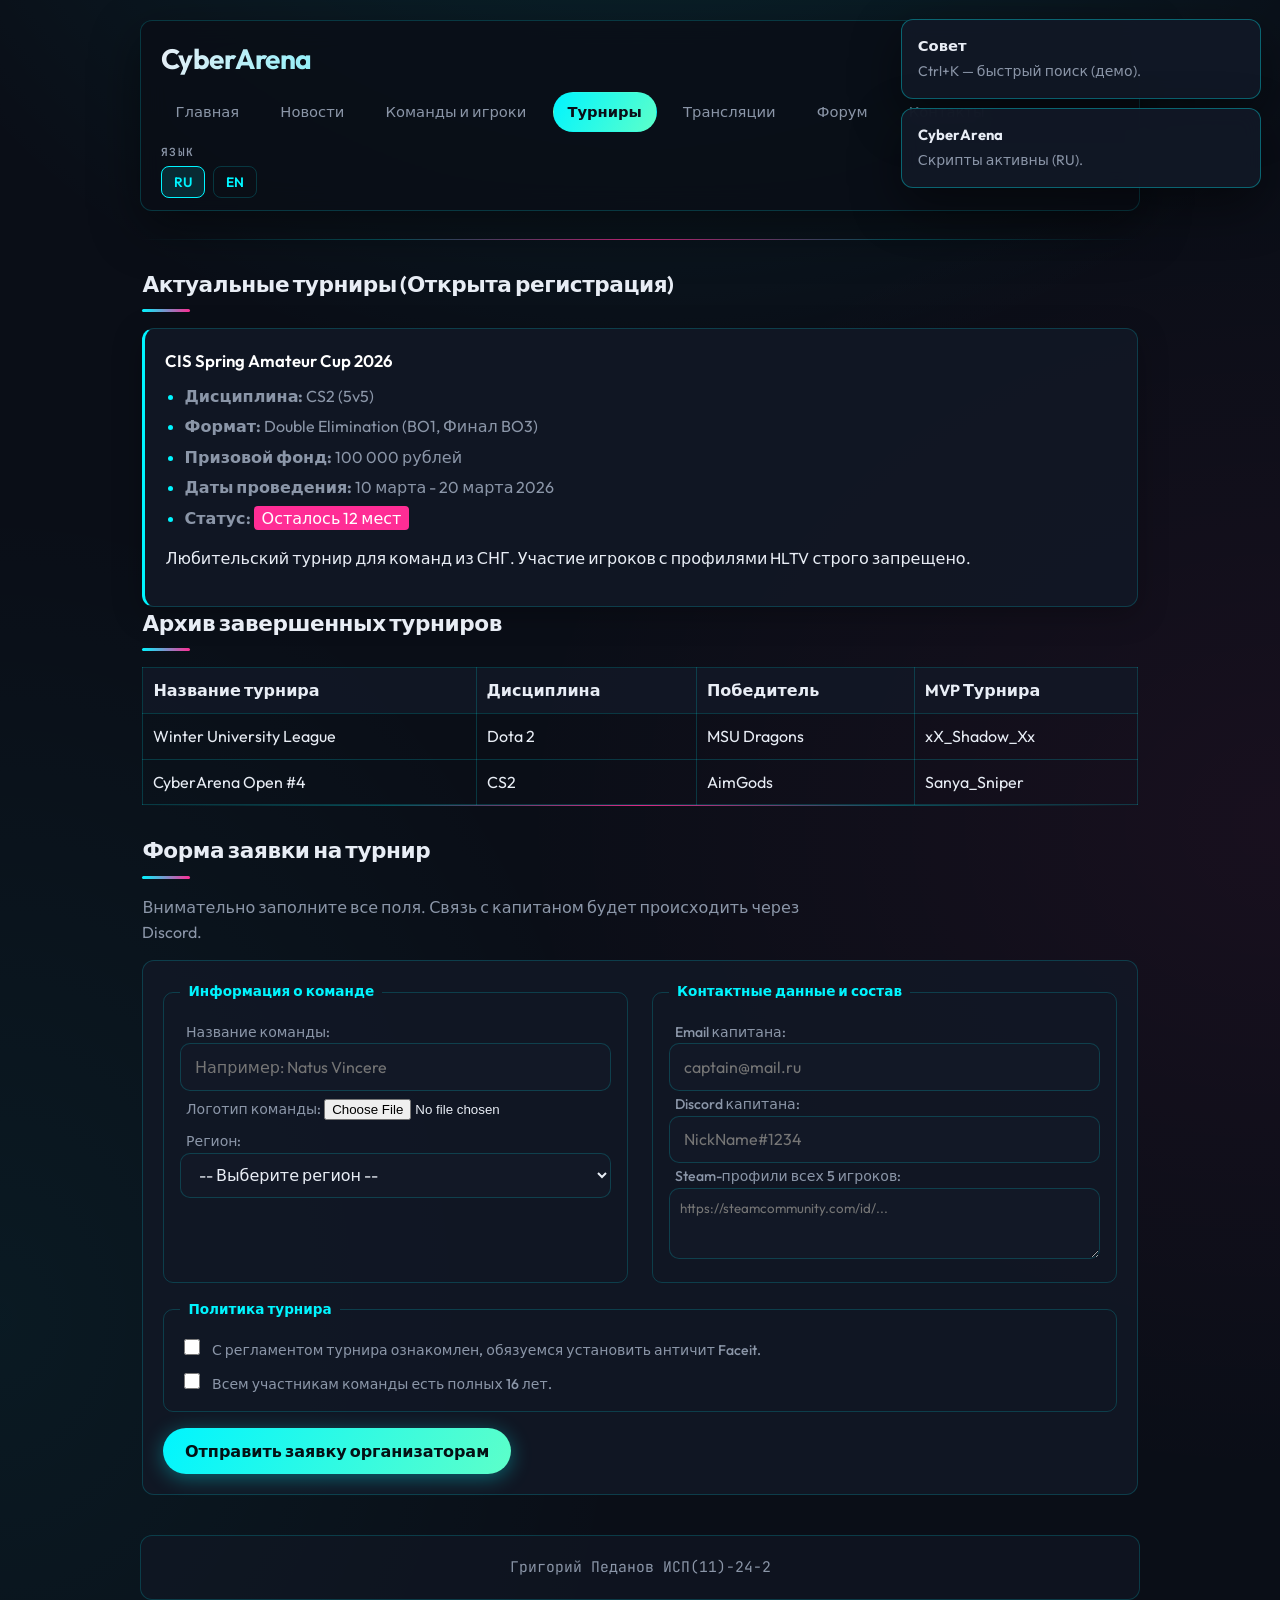
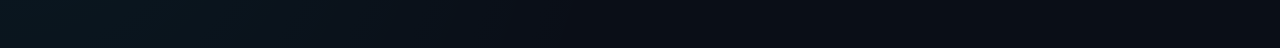
<file: tournaments.html>
<!DOCTYPE html>
<html lang="ru">
<head>
    <meta charset="UTF-8">
    <meta name="viewport" content="width=device-width, initial-scale=1.0">
    <title>Турниры | CyberArena</title>
    <link rel="preconnect" href="https://fonts.googleapis.com">
    <link rel="preconnect" href="https://fonts.gstatic.com" crossorigin>
    <link href="https://fonts.googleapis.com/css2?family=JetBrains+Mono:wght@400;600&family=Outfit:wght@400;500;600;700&display=swap" rel="stylesheet">
    <link rel="stylesheet" href="styles.css">
</head>
<body>

    <a href="#main" class="skip-link" data-i18n="skip">Перейти к контенту</a>

    <div class="site-wrap">
        <header class="site-header">
            <div class="site-header__top">
                <h1 class="site-title" data-i18n="siteTitleShort">CyberArena</h1>
                
                <button class="nav-toggle" aria-expanded="false" aria-label="Открыть меню">☰</button>
                
                <nav id="site-nav" class="site-nav">
                    <ul>
                        <li><a href="index.html" data-i18n="navHome">Главная</a></li>
                        <li><a href="news.html" data-i18n="navNews">Новости</a></li>
                        <li><a href="teams.html" data-i18n="navTeams">Команды и игроки</a></li>
                        <li><a href="tournaments.html" aria-current="page" data-i18n="navTournaments">Турниры</a></li>
                        <li><a href="broadcasts.html" data-i18n="navBroadcasts">Трансляции</a></li>
                        <li><a href="forum.html" data-i18n="navForum">Форум</a></li>
                        <li><a href="contacts.html" data-i18n="navContacts">Контакты</a></li>
                    </ul>
                </nav>

                <section class="lang-bar" aria-label="Переключение языка">
                    <h2 data-i18n="langTitle">Язык</h2>
                    <ul>
                        <li><a href="#" class="js-lang" data-lang="ru" aria-current="page">RU</a></li>
                        <li><a href="#" class="js-lang" data-lang="en">EN</a></li>
                    </ul>
                </section>
            </div>
        </header>

        <hr>

        <main id="main" class="site-main">
            <section>
    <h2 data-i18n="tourActual">Актуальные турниры (Открыта регистрация)</h2>
    <article>
        <h3>CIS Spring Amateur Cup 2026</h3>
        <ul>
            <li><strong data-i18n="tourDisciplineLabel">Дисциплина:</strong> CS2 (5v5)</li>
            <li><strong data-i18n="tourFormatLabel">Формат:</strong> Double Elimination (BO1, Финал BO3)</li>
            <li><strong data-i18n="tourPrizeLabel">Призовой фонд:</strong> 100 000 рублей</li>
            <li><strong data-i18n="tourDatesLabel">Даты проведения:</strong> 10 марта - 20 марта 2026</li>
            <li><strong data-i18n="tourStatusLabel">Статус:</strong> <mark style="background: var(--accent-2); color: white; padding: 2px 8px; border-radius: 4px;" data-i18n="tourStatusLeft">Осталось 12 мест</mark></li>
        </ul>
        <p style="margin-top: 1rem;" data-i18n="tourDesc">Любительский турнир для команд из СНГ. Участие игроков с профилями HLTV строго запрещено.</p>
    </article>
</section>

<section>
    <h2 data-i18n="tourArchive">Архив завершенных турниров</h2>
    <table border="1" cellpadding="10" cellspacing="0" style="width: 100%; border-color: var(--border); text-align: left; border-collapse: collapse;">
        <thead>
            <tr style="background: var(--bg-card);">
                <th data-i18n="tourThName">Название турнира</th>
                <th data-i18n="homeThGame">Дисциплина</th>
                <th data-i18n="tourThWinner">Победитель</th>
                <th data-i18n="tourThMvp">MVP Турнира</th>
            </tr>
        </thead>
        <tbody>
            <tr>
                <td>Winter University League</td>
                <td>Dota 2</td>
                <td>MSU Dragons</td>
                <td>xX_Shadow_Xx</td>
            </tr>
            <tr>
                <td>CyberArena Open #4</td>
                <td>CS2</td>
                <td>AimGods</td>
                <td>Sanya_Sniper</td>
            </tr>
        </tbody>
    </table>
</section>

            <hr>

            <section>
                <h2 data-i18n="tourApplyTitle">Форма заявки на турнир</h2>
                <p data-i18n="tourApplyText">Внимательно заполните все поля. Связь с капитаном будет происходить через Discord.</p>
                
                <form action="#" method="post" enctype="multipart/form-data" style="max-width: 100%;">
                    <div style="display: flex; flex-wrap: wrap; gap: 1.5rem;">
                        <fieldset style="flex: 1; min-width: 300px;">
                            <legend data-i18n="tourLegendTeam">Информация о команде</legend>

                            <label for="team-name" data-i18n="tourTeamNameLabel">Название команды:</label>
                            <input id="team-name" name="teamName" type="text" placeholder="Например: Natus Vincere" required />

                            <label for="team-logo" style="margin-top: 1rem;" data-i18n="tourTeamLogoLabel">Логотип команды:</label>
                            <input id="team-logo" name="teamLogo" type="file" accept="image/png, image/jpeg" style="background: transparent; border: none; padding: 0.5rem 0;" />

                            <label for="region" style="margin-top: 1rem;" data-i18n="tourRegionLabel">Регион:</label>
                            <select id="region" name="region" required>
                                <option value="" data-i18n="tourRegionOptPlaceholder">-- Выберите регион --</option>
                                <option value="ru" data-i18n="tourRegionOptRu">Россия</option>
                                <option value="by" data-i18n="tourRegionOptBy">Беларусь</option>
                                <option value="kz" data-i18n="tourRegionOptKz">Казахстан</option>
                                <option value="other" data-i18n="tourRegionOptOther">Другой</option>
                            </select>
                        </fieldset>

                        <fieldset style="flex: 1; min-width: 300px;">
                            <legend data-i18n="tourLegendContacts">Контактные данные и состав</legend>

                            <label for="captain-email" data-i18n="tourEmailLabel">Email капитана:</label>
                            <input id="captain-email" name="captainEmail" type="email" placeholder="captain@mail.ru" required />

                            <label for="captain-discord" style="margin-top: 1rem;" data-i18n="tourDiscordLabel">Discord капитана:</label>
                            <input id="captain-discord" name="captainDiscord" type="text" placeholder="NickName#1234" required />
                            
                            <label for="roster" style="margin-top: 1rem;" data-i18n="tourRosterLabel">Steam-профили всех 5 игроков:</label>
                            <textarea id="roster" name="roster" rows="3" required placeholder="https://steamcommunity.com/id/..." style="width: 100%; padding: 0.65rem; border: 1px solid var(--border); border-radius: 10px; background: var(--bg-elevated); color: var(--text); font-family: inherit;"></textarea>
                        </fieldset>
                    </div>

                    <fieldset>
                        <legend data-i18n="tourLegendPolicy">Политика турнира</legend>
                        <div style="margin-bottom: 0.5rem;">
                            <input type="checkbox" id="rules" name="rulesAccepted" required />
                            <label for="rules" data-i18n="tourRulesLabel">С регламентом турнира ознакомлен, обязуемся установить античит Faceit.</label>
                        </div>
                        <div>
                            <input type="checkbox" id="age" name="ageAccepted" required />
                            <label for="age" data-i18n="tourAgeLabel">Всем участникам команды есть полных 16 лет.</label>
                        </div>
                    </fieldset>

                    <button type="submit" style="align-self: flex-start;" data-i18n="tourSubmitBtn">Отправить заявку организаторам</button>
                </form>
            </section>
        </main>

        <footer class="site-footer">
            <p>Григорий Педанов ИСП(11)-24-2</p>
        </footer>
    </div>

    <script src="main.js"></script>
</body>
</html>
</file>
<file: styles.css>
/* Киберспортивная платформа — общие стили */
:root {
  --bg-deep: #0a0e17;
  --bg-card: rgba(18, 24, 38, 0.85);
  --bg-elevated: #121826;
  --border: rgba(0, 245, 255, 0.18);
  --accent: #00f5ff;
  --accent-dim: rgba(0, 245, 255, 0.35);
  --accent-2: #ff2d95;
  --text: #e8edf5;
  --text-muted: #8b96a8;
  --radius: 12px;
  --shadow: 0 18px 50px rgba(0, 0, 0, 0.45);
  --font: "Outfit", system-ui, sans-serif;
  --font-mono: "JetBrains Mono", ui-monospace, monospace;
}

*,
*::before,
*::after {
  box-sizing: border-box;
}

html {
  scroll-behavior: smooth;
}

body {
  margin: 0;
  min-height: 100vh;
  font-family: var(--font);
  font-size: 1rem;
  line-height: 1.55;
  color: var(--text);
  background: var(--bg-deep);
  background-image:
    radial-gradient(ellipse 120% 80% at 50% -20%, rgba(0, 245, 255, 0.12), transparent 55%),
    radial-gradient(ellipse 60% 40% at 100% 50%, rgba(255, 45, 149, 0.06), transparent),
    radial-gradient(ellipse 50% 50% at 0% 80%, rgba(0, 245, 255, 0.05), transparent);
}

a {
  color: var(--accent);
  text-decoration-thickness: 1px;
  text-underline-offset: 3px;
  transition: color 0.2s ease, text-shadow 0.2s ease;
}

a:hover {
  color: #7ffcff;
  text-shadow: 0 0 12px var(--accent-dim);
}

a:focus-visible {
  outline: 2px solid var(--accent);
  outline-offset: 3px;
}

.skip-link {
  position: absolute;
  left: -9999px;
  z-index: 1000;
  padding: 0.75rem 1rem;
  background: var(--accent);
  color: #000;
  font-weight: 600;
  border-radius: var(--radius);
}

.skip-link:focus {
  left: 1rem;
  top: 1rem;
}

.site-wrap {
  max-width: 1040px;
  margin: 0 auto;
  padding: 1.25rem 1.25rem 3rem;
}

/* Header */
.site-header {
  position: sticky;
  top: 0;
  z-index: 50;
  margin-bottom: 1.75rem;
  padding: 1rem 1.25rem;
  background: rgba(10, 14, 23, 0.82);
  backdrop-filter: blur(14px);
  border: 1px solid var(--border);
  border-radius: var(--radius);
  box-shadow: var(--shadow);
}

.site-header__top {
  display: flex;
  flex-wrap: wrap;
  align-items: center;
  gap: 0.75rem 1rem;
}

.site-title {
  flex: 1 1 auto;
  min-width: min(100%, 220px);
  margin: 0;
  font-size: clamp(1.35rem, 3vw, 1.75rem);
  font-weight: 700;
  letter-spacing: -0.02em;
  background: linear-gradient(105deg, var(--text) 0%, var(--accent) 45%, var(--accent-2) 100%);
  -webkit-background-clip: text;
  background-clip: text;
  color: transparent;
}

.nav-toggle {
  flex: 0 0 auto;
  display: none;
  align-items: center;
  justify-content: center;
  width: 44px;
  height: 44px;
  padding: 0;
  border: 1px solid var(--border);
  border-radius: 10px;
  background: var(--bg-elevated);
  color: var(--accent);
  cursor: pointer;
  font-size: 1.25rem;
  line-height: 1;
}

.nav-toggle:hover {
  border-color: var(--accent-dim);
  background: rgba(0, 245, 255, 0.08);
}

.site-nav {
  flex: 1 1 100%;
}

.site-nav ul {
  display: flex;
  flex-wrap: wrap;
  gap: 0.35rem 0.75rem;
  margin: 0;
  padding: 0;
  list-style: none;
}

.site-nav a {
  display: inline-block;
  padding: 0.45rem 0.85rem;
  border-radius: 999px;
  border: 1px solid transparent;
  color: var(--text-muted);
  text-decoration: none;
  font-size: 0.92rem;
  font-weight: 500;
  transition: background 0.2s, border-color 0.2s, color 0.2s;
}

.site-nav a:hover {
  color: var(--text);
  text-shadow: none;
  background: rgba(0, 245, 255, 0.08);
  border-color: rgba(0, 245, 255, 0.25);
}

.site-nav a[aria-current="page"] {
  color: var(--bg-deep);
  background: linear-gradient(120deg, var(--accent), #5dffc9);
  border-color: transparent;
  font-weight: 600;
}

.lang-bar {
  margin: 0;
}

.lang-bar h2 {
  margin: 0 0 0.5rem;
  font-size: 0.7rem;
  font-weight: 600;
  letter-spacing: 0.12em;
  text-transform: uppercase;
  color: var(--text-muted);
  font-family: var(--font-mono);
}

.lang-bar ul {
  display: flex;
  gap: 0.5rem;
  margin: 0;
  padding: 0;
  list-style: none;
}

.lang-bar a {
  padding: 0.35rem 0.75rem;
  border-radius: 8px;
  border: 1px solid var(--border);
  font-size: 0.85rem;
  font-weight: 600;
  text-decoration: none;
}

.lang-bar a[aria-current="page"] {
  border-color: var(--accent);
  background: rgba(0, 245, 255, 0.12);
  color: var(--accent);
}

/* HR */
hr {
  border: none;
  height: 1px;
  margin: 1.75rem 0;
  background: linear-gradient(90deg, transparent, var(--accent-dim), var(--accent-2), var(--accent-dim), transparent);
  opacity: 0.85;
}

.site-header + hr,
main hr:first-of-type {
  margin-top: 0;
}

/* Main */
.site-main {
  padding: 0 0.15rem;
}

.site-main section > h2 {
  margin: 0 0 1rem;
  font-size: 1.35rem;
  font-weight: 700;
  letter-spacing: -0.02em;
  color: var(--text);
}

.site-main section > h2::after {
  content: "";
  display: block;
  width: 48px;
  height: 3px;
  margin-top: 0.5rem;
  border-radius: 2px;
  background: linear-gradient(90deg, var(--accent), var(--accent-2));
}

article {
  margin-bottom: 1.25rem;
  padding: 1.15rem 1.25rem;
  background: var(--bg-card);
  border: 1px solid var(--border);
  border-radius: var(--radius);
  border-left: 3px solid var(--accent);
  box-shadow: 0 8px 30px rgba(0, 0, 0, 0.25);
}

article:last-child {
  margin-bottom: 0;
}

article h3 {
  margin: 0 0 0.65rem;
  font-size: 1.05rem;
  font-weight: 600;
  color: #fff;
}

article ul,
.site-main section > ul {
  margin: 0;
  padding-left: 1.2rem;
}

article li,
.site-main section li {
  margin-bottom: 0.35rem;
  color: var(--text-muted);
}

article li::marker {
  color: var(--accent);
}

.site-main > section > p {
  margin: 0 0 1rem;
  color: var(--text-muted);
  max-width: 62ch;
}

/* Forms */
form {
  display: grid;
  gap: 1rem;
  max-width: 520px;
  padding: 1.25rem;
  background: var(--bg-card);
  border: 1px solid var(--border);
  border-radius: var(--radius);
}

form label {
  display: block;
  margin-bottom: 0.35rem;
  font-size: 0.88rem;
  font-weight: 500;
  color: var(--text-muted);
}

input[type="text"],
input[type="search"],
input[type="email"],
select {
  width: 100%;
  padding: 0.65rem 0.85rem;
  border: 1px solid var(--border);
  border-radius: 10px;
  background: var(--bg-elevated);
  color: var(--text);
  font: inherit;
}

input:focus-visible,
select:focus-visible,
button:focus-visible {
  outline: 2px solid var(--accent);
  outline-offset: 2px;
}

button[type="submit"] {
  justify-self: start;
  padding: 0.65rem 1.35rem;
  border: none;
  border-radius: 999px;
  font: inherit;
  font-weight: 600;
  cursor: pointer;
  color: #041014;
  background: linear-gradient(120deg, var(--accent), #5dffc9);
  box-shadow: 0 4px 20px rgba(0, 245, 255, 0.35);
  transition: transform 0.15s ease, box-shadow 0.2s;
}

button[type="submit"]:hover {
  transform: translateY(-1px);
  box-shadow: 0 8px 28px rgba(0, 245, 255, 0.45);
}

fieldset {
  margin: 0;
  padding: 1rem;
  border: 1px solid var(--border);
  border-radius: 10px;
}

legend {
  padding: 0 0.5rem;
  font-size: 0.85rem;
  font-weight: 600;
  color: var(--accent);
}

fieldset label {
  display: inline;
  margin-left: 0.35rem;
  cursor: pointer;
}

input[type="checkbox"] {
  accent-color: var(--accent);
  width: 1rem;
  height: 1rem;
}

/* Footer */
.site-footer {
  margin-top: 2.5rem;
  padding: 1.25rem 1.5rem;
  text-align: center;
  border: 1px solid var(--border);
  border-radius: var(--radius);
  background: rgba(18, 24, 38, 0.6);
}

.site-footer p {
  margin: 0;
  font-size: 0.92rem;
  color: var(--text-muted);
  font-family: var(--font-mono);
}

/* Toast */
.toast {
  position: fixed;
  bottom: 1.5rem;
  right: 1.5rem;
  z-index: 2000;
  max-width: min(360px, calc(100vw - 2rem));
  padding: 0.9rem 1.15rem;
  border-radius: 12px;
  border: 1px solid var(--border);
  background: var(--bg-elevated);
  color: var(--text);
  font-size: 0.9rem;
  box-shadow: var(--shadow);
  opacity: 0;
  transform: translateY(12px);
  pointer-events: none;
  transition: opacity 0.3s ease, transform 0.3s ease;
}

.toast.is-visible {
  opacity: 1;
  transform: translateY(0);
  pointer-events: auto;
}

/* Виджет Twitch */
.twitch-widget {
  margin-top: 1rem;
  padding: 1rem;
  background: rgba(18, 24, 38, 0.55);
  border: 1px solid var(--border);
  border-radius: var(--radius);
}

.twitch-widget__meta {
  margin-top: 0.75rem;
  color: var(--text-muted);
  font-family: var(--font-mono);
  font-size: 0.9rem;
  display: flex;
  flex-wrap: wrap;
  gap: 0.5rem;
  align-items: center;
}

.twitch-widget__sep {
  opacity: 0.5;
}

/* Центр уведомлений (виджет) */
.notify-center {
  position: fixed;
  top: 1.2rem;
  right: 1.2rem;
  z-index: 2100;
  width: min(360px, calc(100vw - 2.4rem));
  display: grid;
  gap: 0.6rem;
}

.notify-card {
  padding: 0.9rem 1rem;
  border-radius: 12px;
  border: 1px solid var(--border);
  background: rgba(18, 24, 38, 0.92);
  box-shadow: var(--shadow);
  backdrop-filter: blur(10px);
}

.notify-card__title {
  margin: 0 0 0.25rem;
  font-size: 0.92rem;
  font-weight: 700;
  color: var(--text);
}

.notify-card__text {
  margin: 0;
  font-size: 0.88rem;
  color: var(--text-muted);
}

.notify-card--success {
  border-color: rgba(93, 255, 201, 0.35);
}

.notify-card--danger {
  border-color: rgba(255, 45, 149, 0.35);
}

.notify-card--info {
  border-color: rgba(0, 245, 255, 0.35);
}

/* Прогресс прокрутки */
.scroll-progress {
  position: fixed;
  top: 0;
  left: 0;
  z-index: 2200;
  height: 3px;
  width: 0%;
  background: linear-gradient(90deg, var(--accent), var(--accent-2));
  box-shadow: 0 0 16px rgba(0, 245, 255, 0.25);
}

/* Кнопка "наверх" */
.back-to-top {
  position: fixed;
  bottom: 1.2rem;
  left: 1.2rem;
  z-index: 2100;
  width: 44px;
  height: 44px;
  border-radius: 12px;
  border: 1px solid var(--border);
  background: rgba(18, 24, 38, 0.9);
  color: var(--accent);
  cursor: pointer;
  display: grid;
  place-items: center;
  opacity: 0;
  transform: translateY(10px);
  transition: opacity 0.2s ease, transform 0.2s ease;
}

.back-to-top.is-visible {
  opacity: 1;
  transform: translateY(0);
}

/* Mobile nav */
@media (max-width: 768px) {
  .nav-toggle {
    display: inline-flex;
  }

  .site-nav {
    display: none;
    padding-top: 0.75rem;
    border-top: 1px solid var(--border);
    margin-top: 0.25rem;
  }

  .site-nav.is-open {
    display: block;
  }

  .site-nav ul {
    flex-direction: column;
    gap: 0.25rem;
  }

  .site-nav a {
    width: 100%;
    border-radius: 10px;
  }
}
</file>
